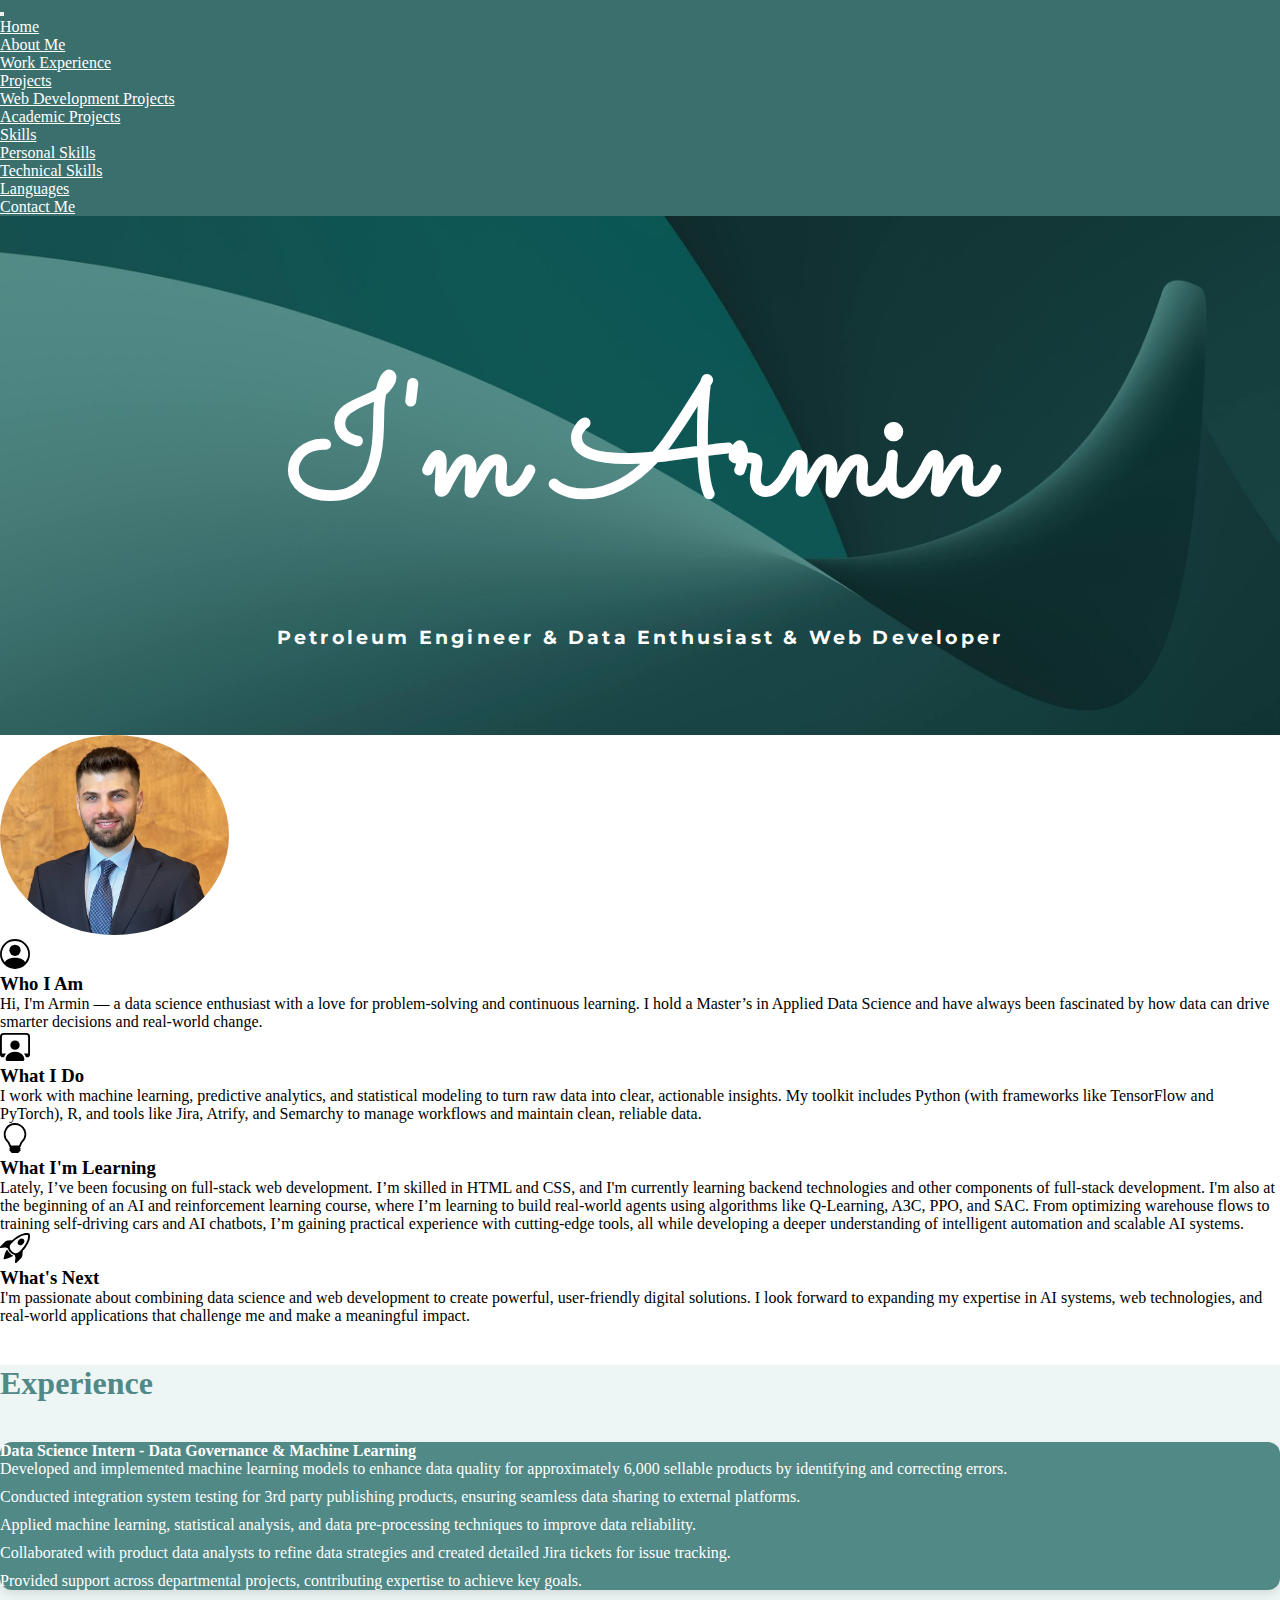
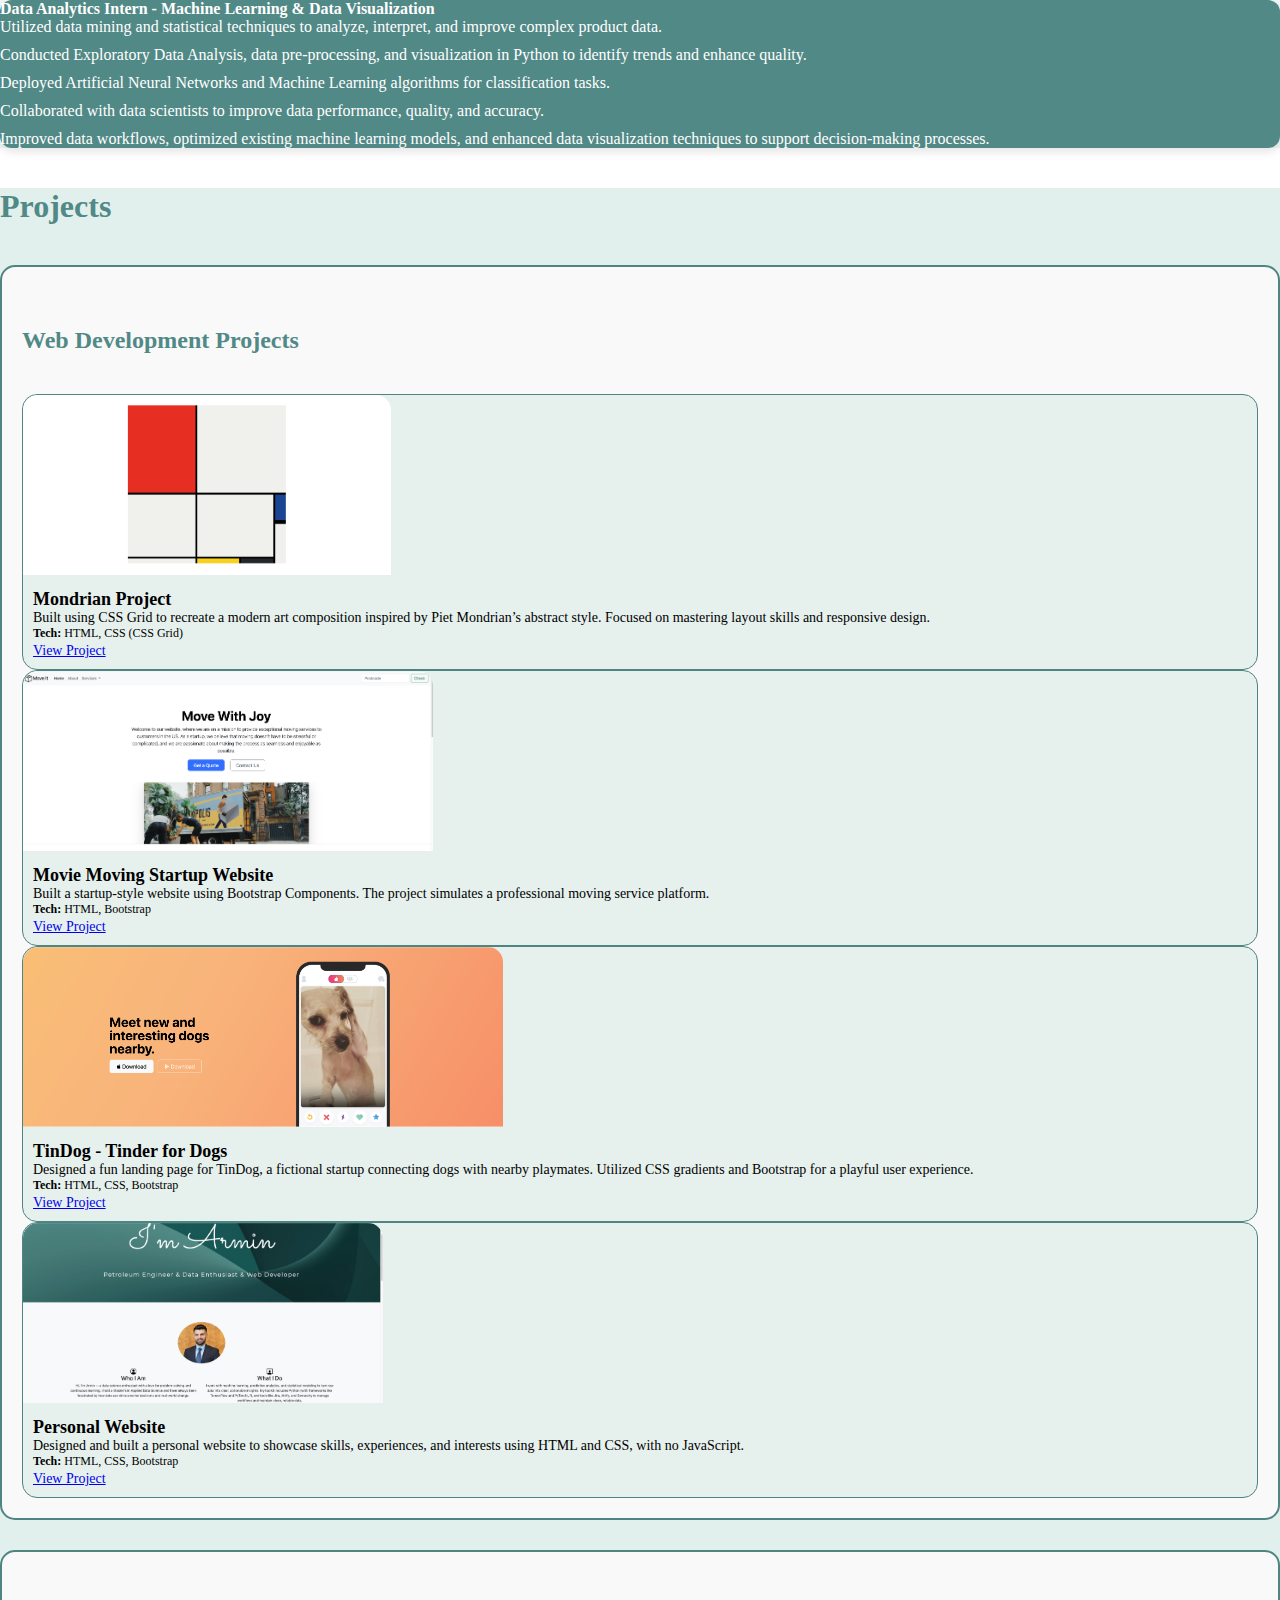
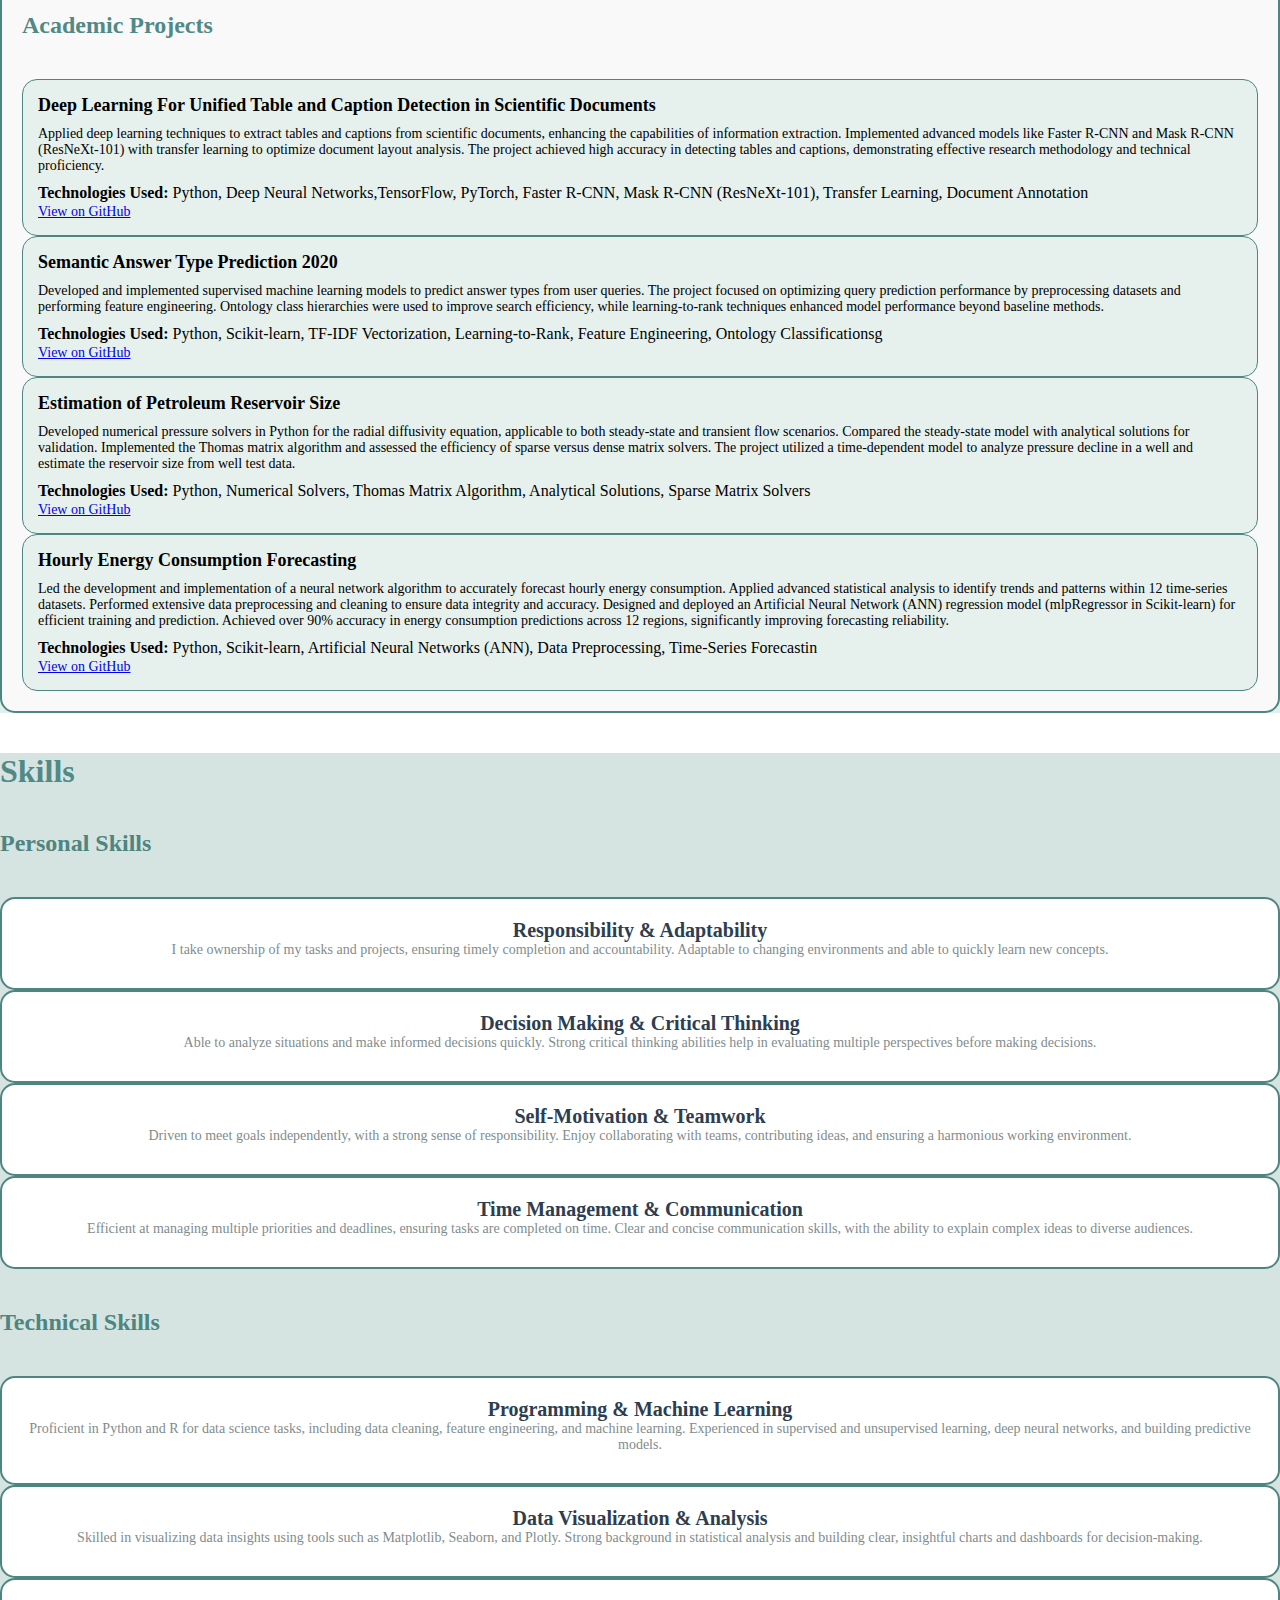
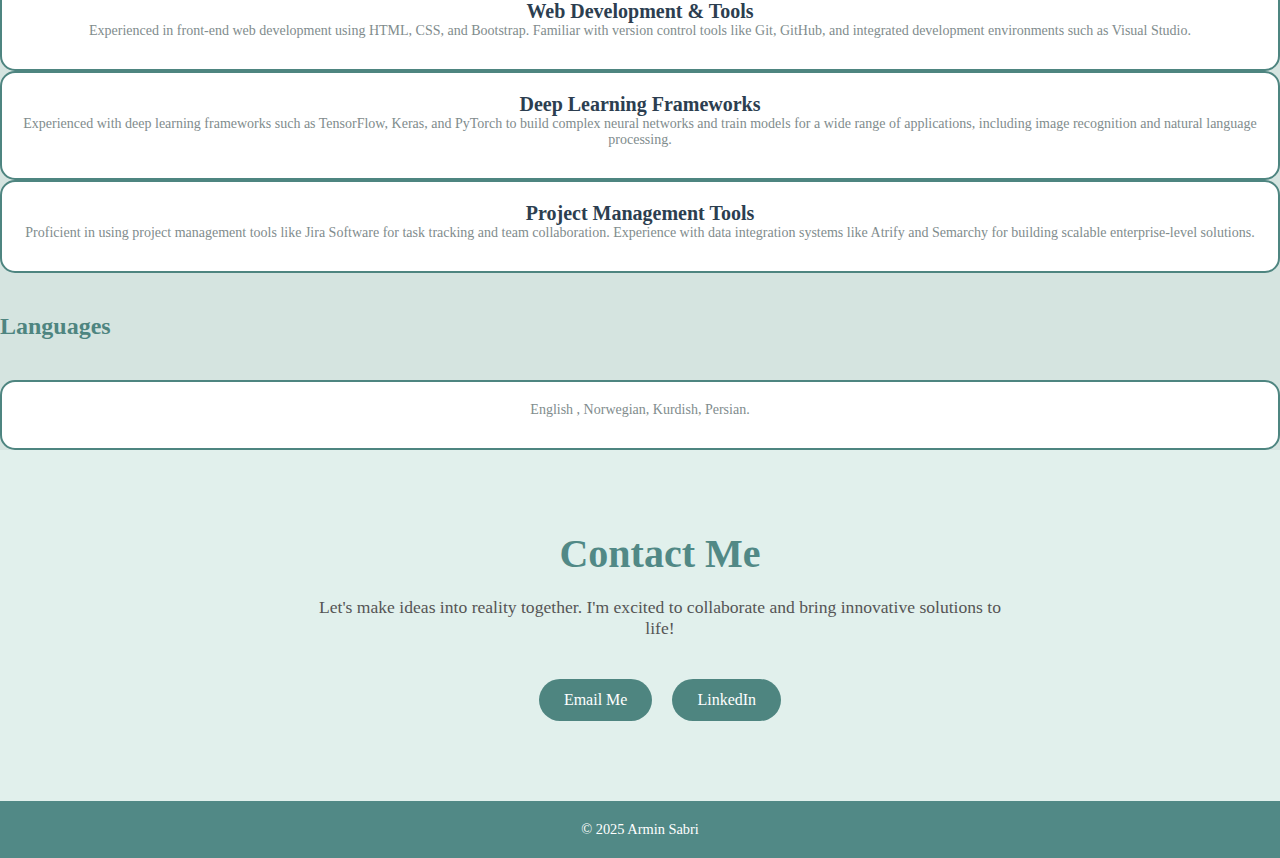
<file: index.html>
<!DOCTYPE html>
<html lang="en">

<head>
  <meta charset="UTF-8">
  <meta name="viewport" content="width=device-width, initial-scale=1.0">
  <title>Armin Sabri</title>

  <!-- Bootstrap & Google Fonts -->
  <link rel="preconnect" href="https://fonts.googleapis.com">
  <link rel="preconnect" href="https://fonts.gstatic.com" crossorigin>
  <link href="https://fonts.googleapis.com/css2?family=Montserrat:wght@300&family=Sacramento&display=swap" rel="stylesheet">
  <link href="https://cdn.jsdelivr.net/npm/bootstrap@5.3.0-alpha3/dist/css/bootstrap.min.css" rel="stylesheet"
    integrity="sha384-KK94CHFLLe+nY2dmCWGMq91rCGa5gtU4mk92HdvYe+M/SXH301p5ILy+dN9+nJOZ" crossorigin="anonymous">
  
  <!-- Custom CSS -->
  <link rel="stylesheet" href="css/style.css">
</head>

<body>
  <!-- Navbar -->
  <nav class="navbar navbar-expand-lg bg-body-tertiary custom-navbar">
    <div class="container-fluid">
      <button class="navbar-toggler" type="button" data-bs-toggle="collapse" data-bs-target="#navbarNav" aria-controls="navbarNav" aria-expanded="false" aria-label="Toggle navigation">
        <span class="navbar-toggler-icon"></span>
      </button>
      <div class="collapse navbar-collapse" id="navbarNav">
        <ul class="navbar-nav">
          <li class="nav-item">
            <a class="nav-link active" aria-current="page" href="index.html">Home</a>
          </li>
          <li class="nav-item">
            <a class="nav-link" href="#about">About Me</a>
          </li>
          <li class="nav-item">
            <a class="nav-link" href="#experience">Work Experience</a>
          </li>
          <li class="nav-item dropdown">
            <a class="nav-link dropdown-toggle" href="#projects" role="button" data-bs-toggle="dropdown" aria-expanded="false">
              Projects
            </a>
            <ul class="dropdown-menu">
              <li><a class="dropdown-item nav-link" href="#web-dev-id">Web Development Projects</a></li>
              <li><a class="dropdown-item nav-link" href="#academic-id">Academic Projects</a></li>
            </ul>
          </li>
          <!-- <li class="nav-item">
            <a class="nav-link" href="#">Web Development Projects</a>
          </li>
          <li class="nav-item">
            <a class="nav-link" href="#">Academic Projects</a>
          </li> -->
          <li class="nav-item dropdown">
            <a class="nav-link dropdown-toggle" href="#skills" role="button" data-bs-toggle="dropdown" aria-expanded="false">
              Skills
            </a>
            <ul class="dropdown-menu">
              <li><a class="dropdown-item nav-link" href="#personal-skills-id">Personal Skills</a></li>
              <li><a class="dropdown-item nav-link" href="#technical-skills-id">Technical Skills</a></li>
              <li><a class="dropdown-item nav-link" href="#language-skills-id">Languages</a></li>
            </ul>
          </li>
          <li class="nav-item">
            <a class="nav-link" href="#contact">Contact Me</a>
          </li>
        </ul>
      </div>
    </div>
  </nav>


  <main>
    
    <!-- Hero Section -->
    <section id="home">
      <div class="container-fluid hero">
        <h1>I'm Armin</h1>
        <h3 class="heroh3">Petroleum Engineer & Data Enthusiast & Web Developer</h3>
      </div>
    </section>
   

    <!-- About Section -->

    <section id="about">
      <div class="p-5 text-center bg-body-tertiary">
        <div class="container">
          <img class="profile-img mt-5" src="images/profile_picture.jpg" alt="Profile Image">

          <!-- Who I Am Section -->
          <div class="row mt-4">
            <div class="col-md-6">
              <img src="person-circle.svg" alt="Who i am" height="30">
              <h3>Who I Am</h3>
              <p>Hi, I'm Armin — a data science enthusiast with a love for problem-solving and continuous learning. I hold a Master’s in Applied Data Science and have always been fascinated by how data can drive smarter decisions and real-world change.</p>
            </div>
    
            <!-- What I Do Section -->
            <div class="col-md-6">
              <img src="person-workspace.svg" alt="What i do " height="30">
              <h3>What I Do</h3>
              <p>I work with machine learning, predictive analytics, and statistical modeling to turn raw data into clear, actionable insights. My toolkit includes Python (with frameworks like TensorFlow and PyTorch), R, and tools like Jira, Atrify, and Semarchy to manage workflows and maintain clean, reliable data.</p>
            </div>
          </div>
    
          <!-- What I'm Learning Section -->
          <div class="row mt-4">
            <div class="col-md-6">
              <img src="lightbulb.svg" alt="What i'm learning" height="30">

              <h3>What I'm Learning</h3>
              <p>Lately, I’ve been focusing on full-stack web development. I’m skilled in HTML and CSS, and I'm currently learning backend technologies and other components of full-stack development.

                I'm also at the beginning of an AI and reinforcement learning course, where I’m learning to build real-world agents using algorithms like Q-Learning, A3C, PPO, and SAC. From optimizing warehouse flows to training self-driving cars and AI chatbots, I’m gaining practical experience with cutting-edge tools, all while developing a deeper understanding of intelligent automation and scalable AI systems.
              </p>
            </div>
    
            <!-- What's Next Section -->
            <div class="col-md-6">
              <img src="rocket-takeoff.svg" alt="What's next" height="30">
              <h3>What's Next</h3>
              <p>I'm passionate about combining data science and web development to create powerful, user-friendly digital solutions. I look forward to expanding my expertise in AI systems, web technologies, and real-world applications that challenge me and make a meaningful impact.</p>
            </div>
          </div>
    
        </div>
      </div>
    </section>
    
    <!-- Experience Section -->
    <!-- backgournd color:  #edf6f5,#eef6f4,#e1f0ec, f5f3f0,f5f5f5-->
    <section id="experience" style="background-color: #edf6f5">
      <div class="container">
        <!-- Experience Heading (Centered at the top) -->
        <div class="row text-center mb-4">
          <div class="col-12">
            <h2 class="experience-heading">Experience</h2>
          </div>
        </div>
        
        <div class="row">
          <!-- Box 1: Data Science Intern - Data Governance & Machine Learning -->
          <div class="col-md-6">
            <div class="experience-box p-4 border">
              <h4>Data Science Intern - Data Governance & Machine Learning</h4>
              <ul>
                <li>Developed and implemented machine learning models to enhance data quality for approximately 6,000 sellable products by identifying and correcting errors.</li>
                <li>Conducted integration system testing for 3rd party publishing products, ensuring seamless data sharing to external platforms.</li>
                <li>Applied machine learning, statistical analysis, and data pre-processing techniques to improve data reliability.</li>
                <li>Collaborated with product data analysts to refine data strategies and created detailed Jira tickets for issue tracking.</li>
                <li>Provided support across departmental projects, contributing expertise to achieve key goals.</li>
              </ul>
            </div>
          </div>
    
          <!-- Box 2: Data Analytics Intern - Machine Learning & Data Visualization -->
          <div class="col-md-6">
            <div class="experience-box p-4 border">
              <h4>Data Analytics Intern - Machine Learning & Data Visualization</h4>
              <ul>
                <li>Utilized data mining and statistical techniques to analyze, interpret, and improve complex product data.</li>
                <li>Conducted Exploratory Data Analysis, data pre-processing, and visualization in Python to identify trends and enhance quality.</li>
                <li>Deployed Artificial Neural Networks and Machine Learning algorithms for classification tasks.</li>
                <li>Collaborated with data scientists to improve data performance, quality, and accuracy.</li>
                <li>Improved data workflows, optimized existing machine learning models, and enhanced data visualization techniques to support decision-making processes.</li>
              </ul>
            </div>
          </div>
        </div>
      </div>
    </section>

    <section id="projects" class="py-5" style="background-color: #e1f0ec;">
      <div class="container text-center">
        <h2 class="mb-5 project-heading">Projects</h2>
      
        <!-- Web Development Projects Box -->
        <div id="web-dev-id" class="web-dev-box">
          <h4 class="text-start web-development-projects">Web Development Projects</h4>
          <div class="row g-4">
            <!-- Mondrian Project -->
            <div class="col-md-6 mb-4">
              <div class="card h-100 shadow-sm web-development-card">
                <img src="10.3 Mondrian Project/Mondrian-project.png" class="card-img-top" alt="Mondrian Project Preview" style="border-top-left-radius: 15px; border-top-right-radius: 15px; height: 180px; object-fit: cover;">
                <div class="card-body d-flex flex-column" style="padding: 10px;">
                  <h5 class="card-title" style="font-size: 18px;">Mondrian Project</h5>
                  <p class="card-text" style="font-size: 14px;">Built using CSS Grid to recreate a modern art composition inspired by Piet Mondrian’s abstract style. Focused on mastering layout skills and responsive design.</p>
                  <p class="mt-auto" style="font-size: 12px;"><strong>Tech:</strong> HTML, CSS (CSS Grid)</p>
                  <a href="10.3 Mondrian Project/index.html" class="btn btn-outline-dark mt-2 btn-outline-custom" target="_blank" style="font-size: 14px;">View Project</a>
                </div>
              </div>
            </div>
      
            <!-- Movie Moving Startup Website -->
            <div class="col-md-6 mb-4">
              <div class="card h-100 shadow-sm web-development-card">
                <img src="11.2 Bootstrap Components/bootstrap_omponent_website.png" class="card-img-top" alt="Movie Moving Startup Website" style="border-top-left-radius: 15px; border-top-right-radius: 15px; height: 180px; object-fit: cover;">
                <div class="card-body d-flex flex-column" style="padding: 10px;">
                  <h5 class="card-title" style="font-size: 18px;">Movie Moving Startup Website</h5>
                  <p class="card-text" style="font-size: 14px;">Built a startup-style website using Bootstrap Components. The project simulates a professional moving service platform.</p>
                  <p class="mt-auto" style="font-size: 12px;"><strong>Tech:</strong> HTML, Bootstrap</p>
                  <a href="11.2 Bootstrap Components/index.html" class="btn btn-outline-dark mt-2 btn-outline-custom" target="_blank" style="font-size: 14px;">View Project</a>
                </div>
              </div>
            </div>

              
      
            <!-- TinDog Project -->
            <div class="col-md-6 mb-4">
              <div class="card h-100 shadow-sm web-development-card">
                <img src="11.3 TinDog Project/Tindog.png" class="card-img-top" alt="TinDog Project" style="border-top-left-radius: 15px; border-top-right-radius: 15px; height: 180px; object-fit: cover;">
                <div class="card-body d-flex flex-column" style="padding: 10px;">
                  <h5 class="card-title" style="font-size: 18px;">TinDog - Tinder for Dogs</h5>
                  <p class="card-text" style="font-size: 14px;">Designed a fun landing page for TinDog, a fictional startup connecting dogs with nearby playmates. Utilized CSS gradients and Bootstrap for a playful user experience.</p>
                  <p class="mt-auto" style="font-size: 12px;"><strong>Tech:</strong> HTML, CSS, Bootstrap</p>
                  <a href="11.3 TinDog Project/index.html" class="btn btn-outline-dark mt-2 btn-outline-custom" target="_blank" style="font-size: 14px;">View Project</a>
                </div>
              </div>
            </div>
      
            <!-- Personal Website -->
            <div class="col-md-6 mb-4">
              <div class="card h-100 shadow-sm web-development-card" >
                <img src="personal_website.png" class="card-img-top" alt="Personal Website" style="border-top-left-radius: 15px; border-top-right-radius: 15px; height: 180px; object-fit: cover;">
                <div class="card-body d-flex flex-column" style="padding: 10px;">
                  <h5 class="card-title" style="font-size: 18px;">Personal Website</h5>
                  <p class="card-text" style="font-size: 14px;">Designed and built a personal website to showcase skills, experiences, and interests using HTML and CSS, with no JavaScript.</p>
                  <p class="mt-auto" style="font-size: 12px;"><strong>Tech:</strong> HTML, CSS, Bootstrap</p>
                  <a href="index.html" class="btn btn-outline-dark mt-2 btn-outline-custom" target="_blank" style="font-size: 14px;">View Project</a>
                </div>
              </div>
            </div>
          </div>
        </div>
      
        <!-- Academic Projects Box -->
        <div id="academic-id" class="academic-projects-box">
          <h4 class="text-start mt-5 academic-projects">Academic Projects</h4>
          <div class="row g-4">
            <!-- Academic Project 1: Deep Learning For Unified Table and Caption Detection -->
            <div class="col-md-6 mb-4">
              <div class="card h-100 shadow-sm academic-project-card">
                <div class="card-body d-flex flex-column">
                  <h5 class="card-title">Deep Learning For Unified Table and Caption Detection in Scientific Documents</h5>
                  <p class="card-text">Applied deep learning techniques to extract tables and captions from scientific documents, enhancing the capabilities of information extraction. Implemented advanced models like Faster R-CNN and Mask R-CNN (ResNeXt-101) with transfer learning to optimize document layout analysis. The project achieved high accuracy in detecting tables and captions, demonstrating effective research methodology and technical proficiency.</p>
                  <p class=" my-auto " ><strong>Technologies Used:</strong> Python, Deep Neural Networks,TensorFlow, PyTorch, Faster R-CNN, Mask R-CNN (ResNeXt-101), Transfer Learning, Document Annotation</p>
                  <a href=https://github.com/arminsabri/Master_Thesis_Project class="btn btn-outline-dark mt-2 btn-outline-custom" target="_blank" style="font-size: 14px;">View on GitHub</a>
                </div>
              </div>
            </div>
      
            <!-- Academic Project 2: Semantic Answer Type Prediction 2020 -->
            <div class="col-md-6 mb-4">
              <div class="card h-100 shadow-sm academic-project-card">
                <div class="card-body d-flex flex-column">
                  <h5 class="card-title">Semantic Answer Type Prediction 2020</h5>
                  <p class="card-text">Developed and implemented supervised machine learning models to predict answer types from user queries. The project focused on optimizing query prediction performance by preprocessing datasets and performing feature engineering. Ontology class hierarchies were used to improve search efficiency, while learning-to-rank techniques enhanced model performance beyond baseline methods.</p>
                  <p class=" my-auto " ><strong>Technologies Used:</strong> Python, Scikit-learn, TF-IDF Vectorization, Learning-to-Rank, Feature Engineering, Ontology Classificationsg</p>
                  <a href="https://github.com/arminsabri/Smart-Answer-Type-Prediction" class="btn btn-outline-dark mt-2 btn-outline-custom" target="_blank" style="font-size: 14px;">View on GitHub</a>
                </div>
              </div>
            </div>
      
            <!-- Academic Project 3: Estimation of Petroleum Reservoir Size -->
            <div class="col-md-6 mb-4">
              <div class="card h-100 shadow-sm academic-project-card">
                <div class="card-body d-flex flex-column">
                  <h5 class="card-title">Estimation of Petroleum Reservoir Size</h5>
                  <p class="card-text">Developed numerical pressure solvers in Python for the radial diffusivity equation, applicable to both steady-state and transient flow scenarios. Compared the steady-state model with analytical solutions for validation. Implemented the Thomas matrix algorithm and assessed the efficiency of sparse versus dense matrix solvers. The project utilized a time-dependent model to analyze pressure decline in a well and estimate the reservoir size from well test data.</p>
                  <p class=" my-auto " ><strong>Technologies Used:</strong> Python, Numerical Solvers, Thomas Matrix Algorithm, Analytical Solutions, Sparse Matrix Solvers</p>
                  <a href="https://github.com/arminsabri/RESERVOIR-SIZE-ESTIMATION" class="btn btn-outline-dark mt-2 btn-outline-custom" target="_blank" style="font-size: 14px;">View on GitHub</a>
                </div>
              </div>
            </div>
      
            <!-- Academic Project 4: Hourly Energy Consumption Forecasting -->
            <div class="col-md-6 mb-4">
              <div class="card h-100 shadow-sm academic-project-card">
                <div class="card-body d-flex flex-column">
                  <h5 class="card-title">Hourly Energy Consumption Forecasting</h5>
                  <p class="card-text">Led the development and implementation of a neural network algorithm to accurately forecast hourly energy consumption. Applied advanced statistical analysis to identify trends and patterns within 12 time-series datasets. Performed extensive data preprocessing and cleaning to ensure data integrity and accuracy. Designed and deployed an Artificial Neural Network (ANN) regression model (mlpRegressor in Scikit-learn) for efficient training and prediction. Achieved over 90% accuracy in energy consumption predictions across 12 regions, significantly improving forecasting reliability.</p>
                  <p class=" my-auto " ><strong>Technologies Used:</strong> Python, Scikit-learn, Artificial Neural Networks (ANN), Data Preprocessing, Time-Series Forecastin</p>
                  <a href="https://github.com/arminsabri/ENERGY-CONSUMPTION" class="btn btn-outline-dark mt-2 btn-outline-custom" target="_blank" style="font-size: 14px;">View on GitHub</a>
                </div>
              </div>
            </div>
      
          </div>
        </div>
      </div>
      </section>
    
      <section id="skills" class="py-5" style="background-color: #d5e4e0;">
        <div class="container text-center">
          <h2 class="mb-5 skills-heading">Skills</h2>
      
          <!-- Personal Skills Section -->
          <h4 id="personal-skills-id" class="text-start personal-skills-title" style="font-size: 24px; color: #4e8580;">Personal Skills</h4>
          <div class="row g-4">
            <div class="col-md-6 mb-4">
              <div class="card h-100 shadow-lg personal-skill-card" >
                <div class="card-body d-flex flex-column" >
                  <h5 class="card-title " >Responsibility & Adaptability</h5>
                  <p class="card-text " >I take ownership of my tasks and projects, ensuring timely completion and accountability. Adaptable to changing environments and able to quickly learn new concepts.</p>
                </div>
              </div>
            </div>
      
            <div class="col-md-6 mb-4">
              <div class="card h-100 shadow-lg personal-skill-card" >
                <div class="card-body d-flex flex-column" >
                  <h5 class="card-title " >Decision Making & Critical Thinking</h5>
                  <p class="card-text " >Able to analyze situations and make informed decisions quickly. Strong critical thinking abilities help in evaluating multiple perspectives before making decisions.</p>
                </div>
              </div>
            </div>
      
            <div class="col-md-6 mb-4">
              <div class="card h-100 shadow-lg personal-skill-card" >
                <div class="card-body d-flex flex-column" >
                  <h5 class="card-title " >Self-Motivation & Teamwork</h5>
                  <p class="card-text " >Driven to meet goals independently, with a strong sense of responsibility. Enjoy collaborating with teams, contributing ideas, and ensuring a harmonious working environment.</p>
                </div>
              </div>
            </div>
      
            <div class="col-md-6 mb-4">
              <div class="card h-100 shadow-lg personal-skill-card" >
                <div class="card-body d-flex flex-column" >
                  <h5 class="card-title " >Time Management & Communication</h5>
                  <p class="card-text " >Efficient at managing multiple priorities and deadlines, ensuring tasks are completed on time. Clear and concise communication skills, with the ability to explain complex ideas to diverse audiences.</p>
                </div>
              </div>
            </div>
          </div>
      
          <!-- Technical Skills Section -->
          <h4 id="technical-skills-id" class="text-start mt-5 technical-skills-title" style="font-size: 24px; color: #4e8580;">Technical Skills</h4>
          <div class="row g-4">
            <div class="col-md-4 mb-4">
              <div class="card h-100 shadow-lg technical-skill-card">
                <div class="card-body d-flex flex-column" >
                  <h5 class="card-title " >Programming & Machine Learning</h5>
                  <p class="card-text " >Proficient in Python and R for data science tasks, including data cleaning, feature engineering, and machine learning. Experienced in supervised and unsupervised learning, deep neural networks, and building predictive models.</p>
                </div>
              </div>
            </div>
      
            <div class="col-md-4 mb-4">
              <div class="card h-100 shadow-lg technical-skill-card" >
                <div class="card-body d-flex flex-column" >
                  <h5 class="card-title " >Data Visualization & Analysis</h5>
                  <p class="card-text " >Skilled in visualizing data insights using tools such as Matplotlib, Seaborn, and Plotly. Strong background in statistical analysis and building clear, insightful charts and dashboards for decision-making.</p>
                </div>
              </div>
            </div>
      
            <div class="col-md-4 mb-4">
              <div class="card h-100 shadow-lg technical-skill-card" >
                <div class="card-body d-flex flex-column" >
                  <h5 class="card-title " >Web Development & Tools</h5>
                  <p class="card-text " >Experienced in front-end web development using HTML, CSS, and Bootstrap. Familiar with version control tools like Git, GitHub, and integrated development environments such as Visual Studio.</p>
                </div>
              </div>
            </div>
      
            <div class="col-md-4 mb-4">
              <div class="card h-100 shadow-lg technical-skill-card" >
                <div class="card-body d-flex flex-column" >
                  <h5 class="card-title " >Deep Learning Frameworks</h5>
                  <p class="card-text " >Experienced with deep learning frameworks such as TensorFlow, Keras, and PyTorch to build complex neural networks and train models for a wide range of applications, including image recognition and natural language processing.</p>
                </div>
              </div>
            </div>
      
            <div class="col-md-4 mb-4">
              <div class="card h-100 shadow-lg technical-skill-card" >
                <div class="card-body d-flex flex-column" >
                  <h5 class="card-title " >Project Management Tools</h5>
                  <p class="card-text " >Proficient in using project management tools like Jira Software for task tracking and team collaboration. Experience with data integration systems like Atrify and Semarchy for building scalable enterprise-level solutions.</p>
                </div>
              </div>
            </div>
      
          </div>

          <!-- Language Skills Section -->
          <h4 id="language-skills-id" class="text-start mt-5 language-skills-title" style="font-size: 24px; color: #4e8580;">Languages</h4>
          <div class="row g-4">
            <div class="col-md-4 mb-4">
              <div class="card h-100 shadow-lg language-skill-card">
                <div class="card-body d-flex flex-column" >
                  <p class="card-text " >English , Norwegian, Kurdish, Persian.</p>

                </div>
              </div>
            </div>

        </div>

      </section>
      
      <section id="contact" class="contact-section">
        <div class="contact-container">
          <h2 class="contact-heading">Contact Me</h2>
          <p class="contact-description">Let's make ideas into reality together. I'm excited to collaborate and bring innovative solutions to life!</p>
          <div class="contact-buttons">
            <a href="mailto:armin_2013ko@hotmail.com" class="btn-contact">Email Me</a>
            <a href="https://www.linkedin.com/in/armin-sabri-392149155/" target="_blank" class="btn-contact">LinkedIn</a>
          </div>
        </div>
      </section>
      
      
      

      <footer class="footer">
        <p>© 2025 Armin Sabri</p>
      </footer>
    

  </main> 
  

  <script src="https://cdn.jsdelivr.net/npm/bootstrap@5.3.5/dist/js/bootstrap.bundle.min.js"
  integrity="sha384-k6d4wzSIapyDyv1kpU366/PK5hCdSbCRGRCMv+eplOQJWyd1fbcAu9OCUj5zNLiq" crossorigin="anonymous"></script>
</body>

</html>
</file>
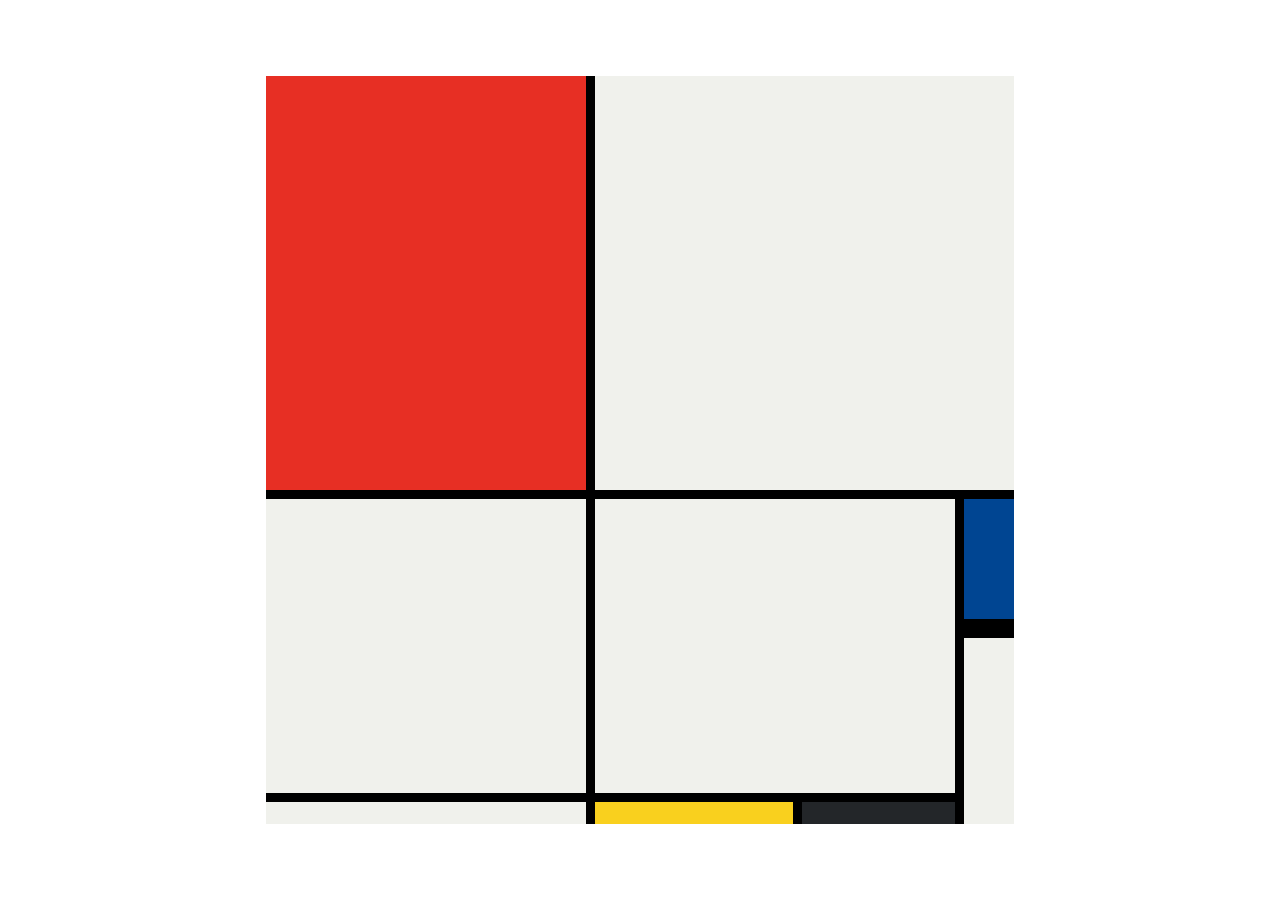
<file: 10.3 Mondrian Project/index.html>
<!DOCTYPE html>
<html lang="en">

<head>
  <meta charset="UTF-8">
  <meta name="viewport" content="width=device-width, initial-scale=1.0">
  <title>Mondrian Project</title>
  <style>

    /* 
    Write your CSS here 
    Gap Colour: #000
    White: #F0F1EC
    Red: #E72F24
    Black: #232629
    Blue: #004592
    Yellow: #F9D01E

    For dimensions, see dimensions.png image.
    HINT: Remember you can't change the properties of grid lines.
    But grid lines are transparent!
    */
    body {
      display: flex;
      justify-content: center;
      align-items: center;
      height: 100vh;
      padding: 0;
      margin: 0;
    }

    .grid-container {
      height: 748px;
      width: 748px;
      display: grid;
      background-color:#000 ;
      grid-template-columns: 320px 198px 153px 50px;
      grid-template-rows: 414px 130px 155px 22px;
      gap: 9px ;
    }

    .item{
      background-color: #F0F1EC;
    }

    .red{
      background-color: #E72F24;
      grid-area: 1/1/1/1;
    }
    .white{
      background-color:  #F0F1EC;
      grid-column: span 3;
    }
    .white1{
      background-color: #F0F1EC;
      grid-area: 2/1/4/2;

    }
    .white2{
      background-color: #F0F1EC;
      grid-area: 4/1/5/2;

    }

    .white3{
      background-color: #F0F1EC;
      grid-area: 2/2/4/4;

    }
    .blue{
      background-color: #004592;
      grid-area: 2/4/3/5;
      margin-bottom: 10px;  
    }
    .white4{
      background-color: #F0F1EC;
      grid-area: 3/4/5/5;
    }
    .yellow{
      background-color: #F9D01E;
      grid-area: 4/2/5/3;

    }
    .black{
      background-color: #232629;
      grid-area: 4/3/5/4;

    }
    
  </style>
</head>

<body>
  <!-- Write your HTML here -->
  <div class="grid-container">
    <div class="item red"></div>
    <div class="item white"></div>
    <div class="item white1"></div>
    <div class="item white2"></div>
    <div class="item white3"></div>
    <div class="item blue"></div>
    <div class="item white4"></div>
    <div class="item yellow"></div>
    <div class="item black"></div>
  </div>
</body>

</html>
</file>
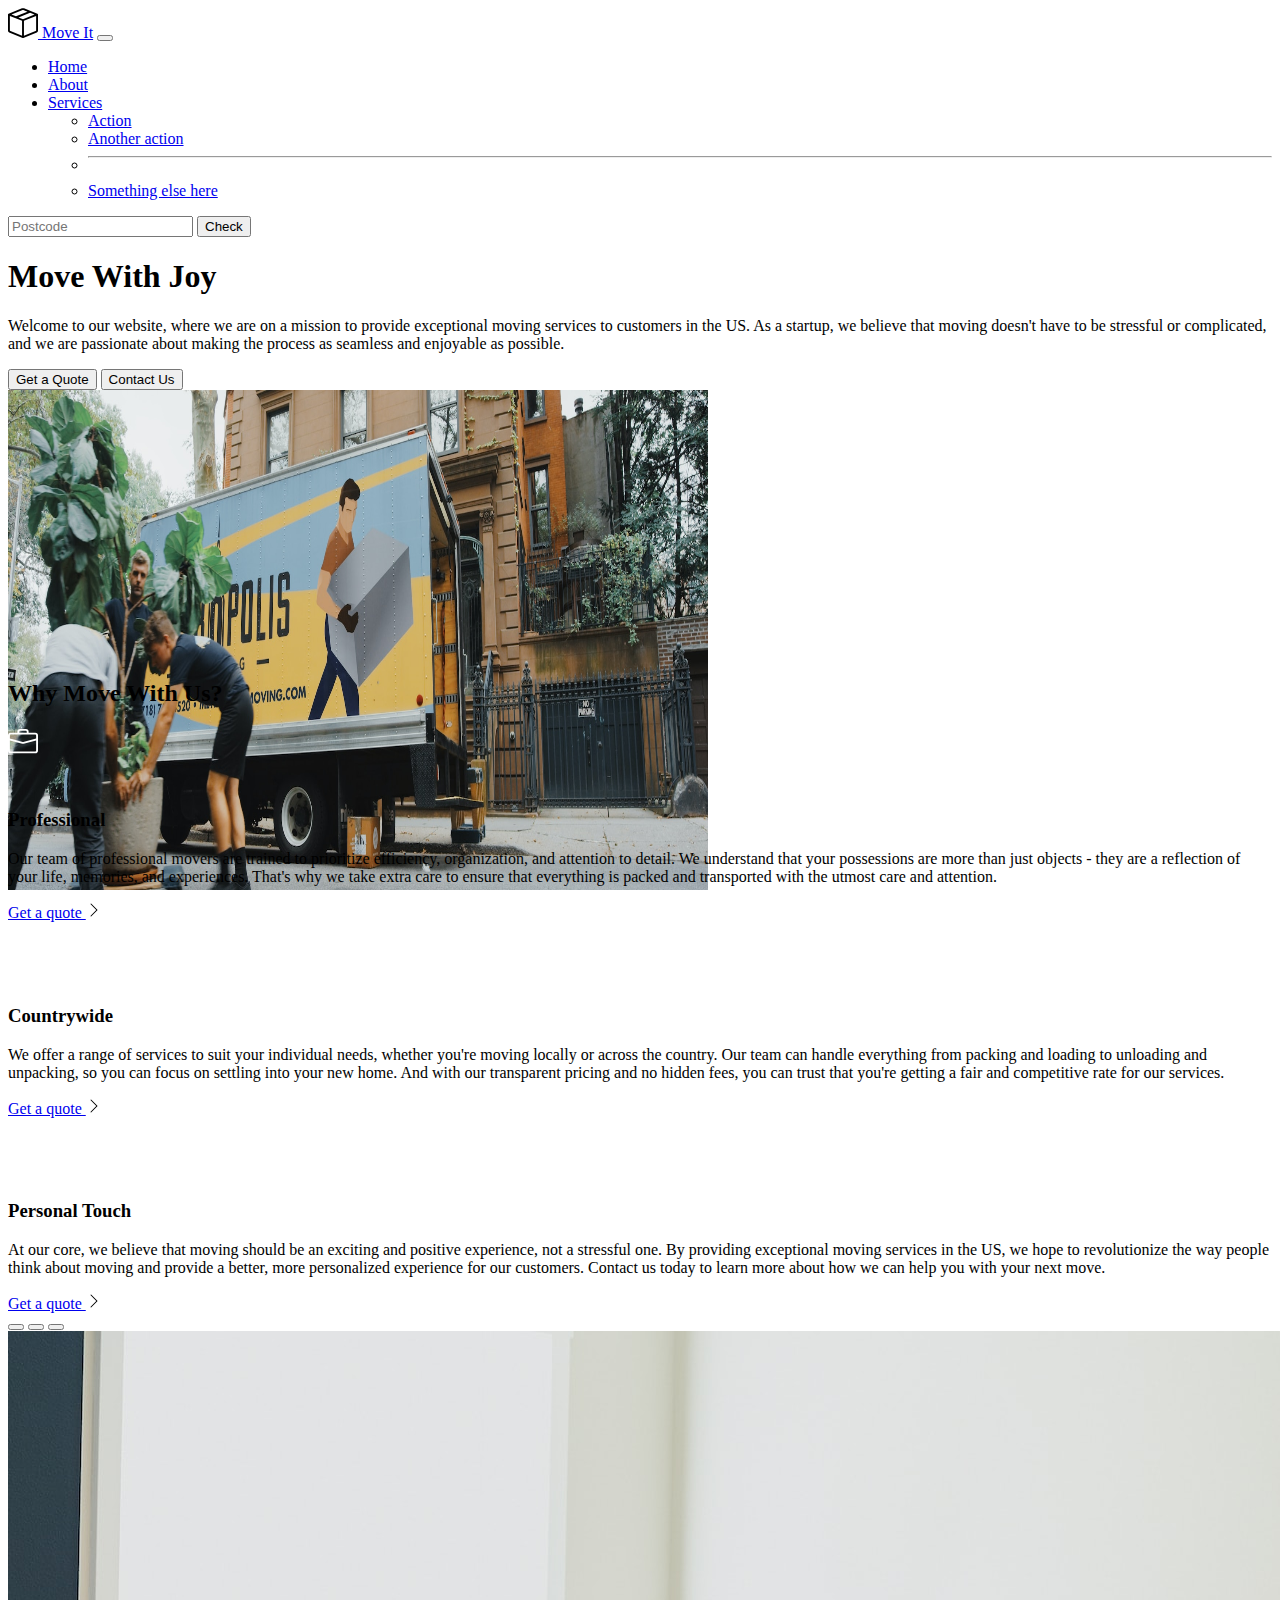
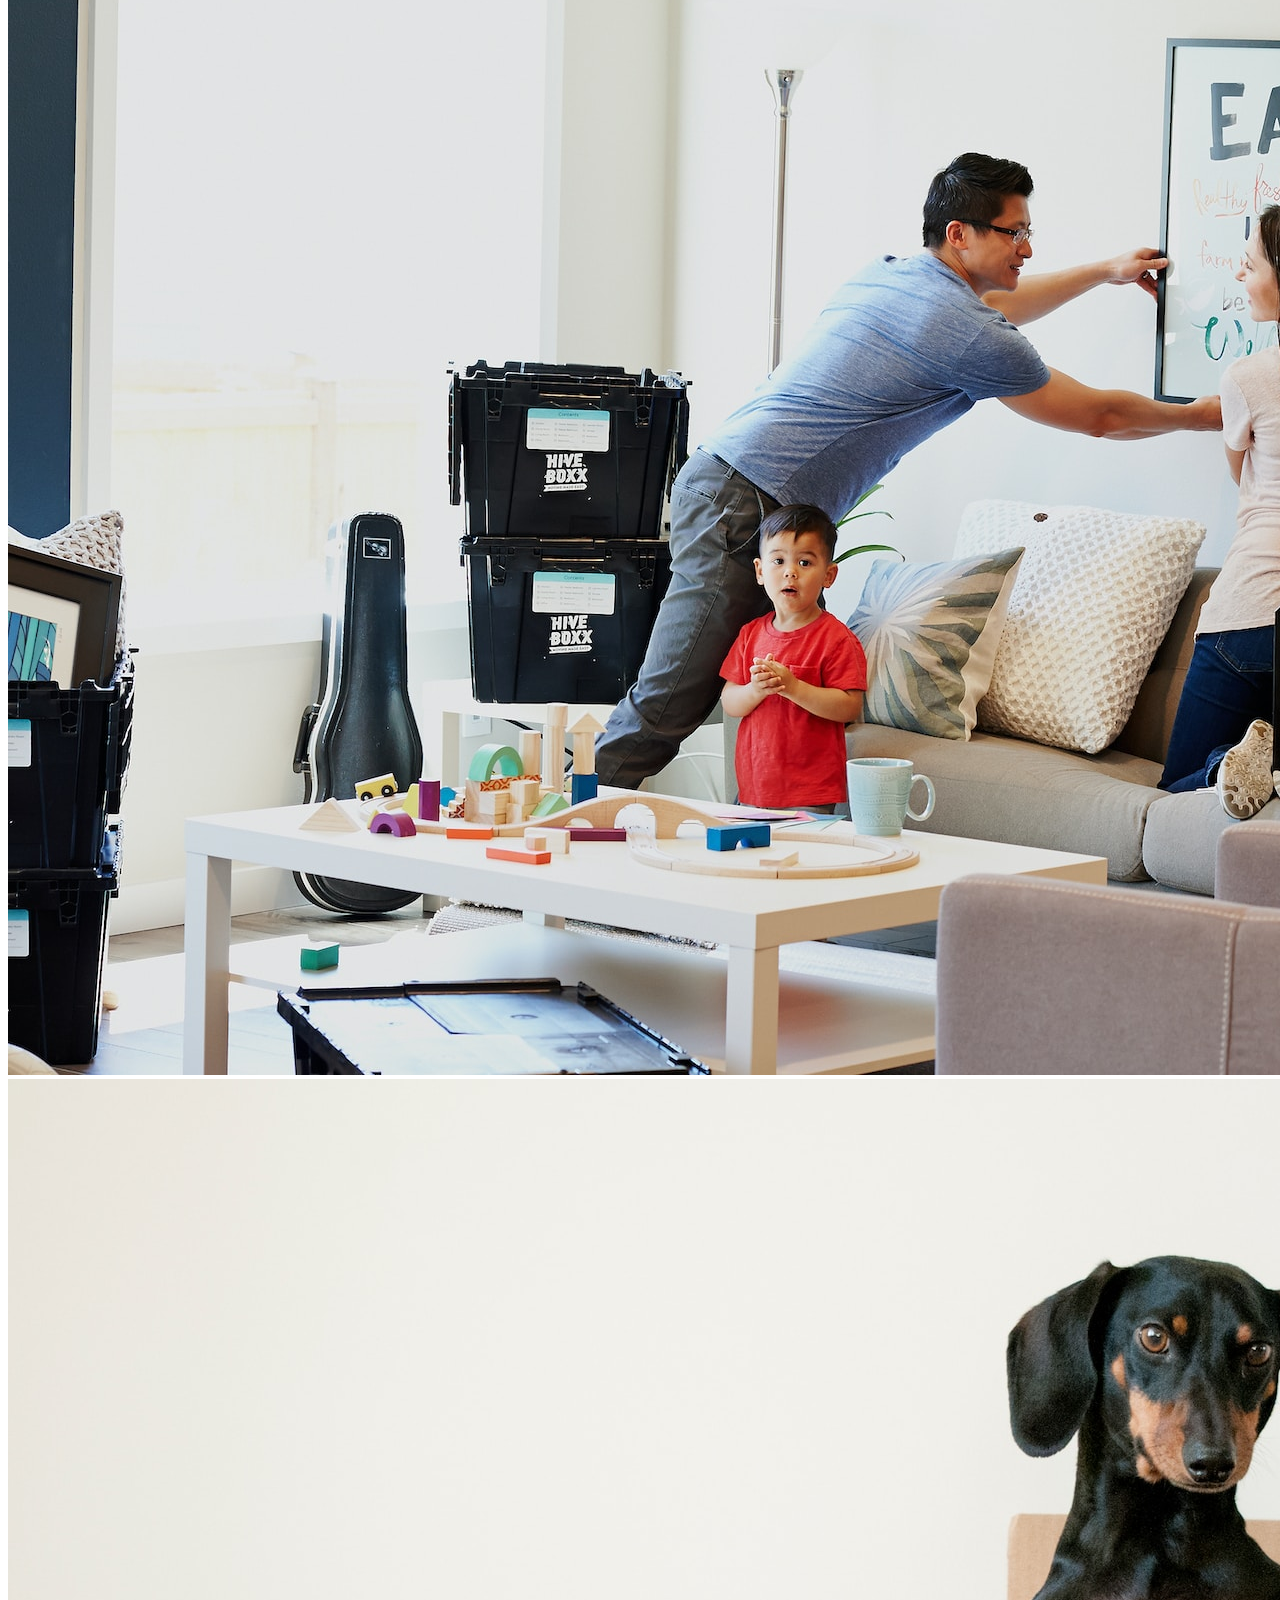
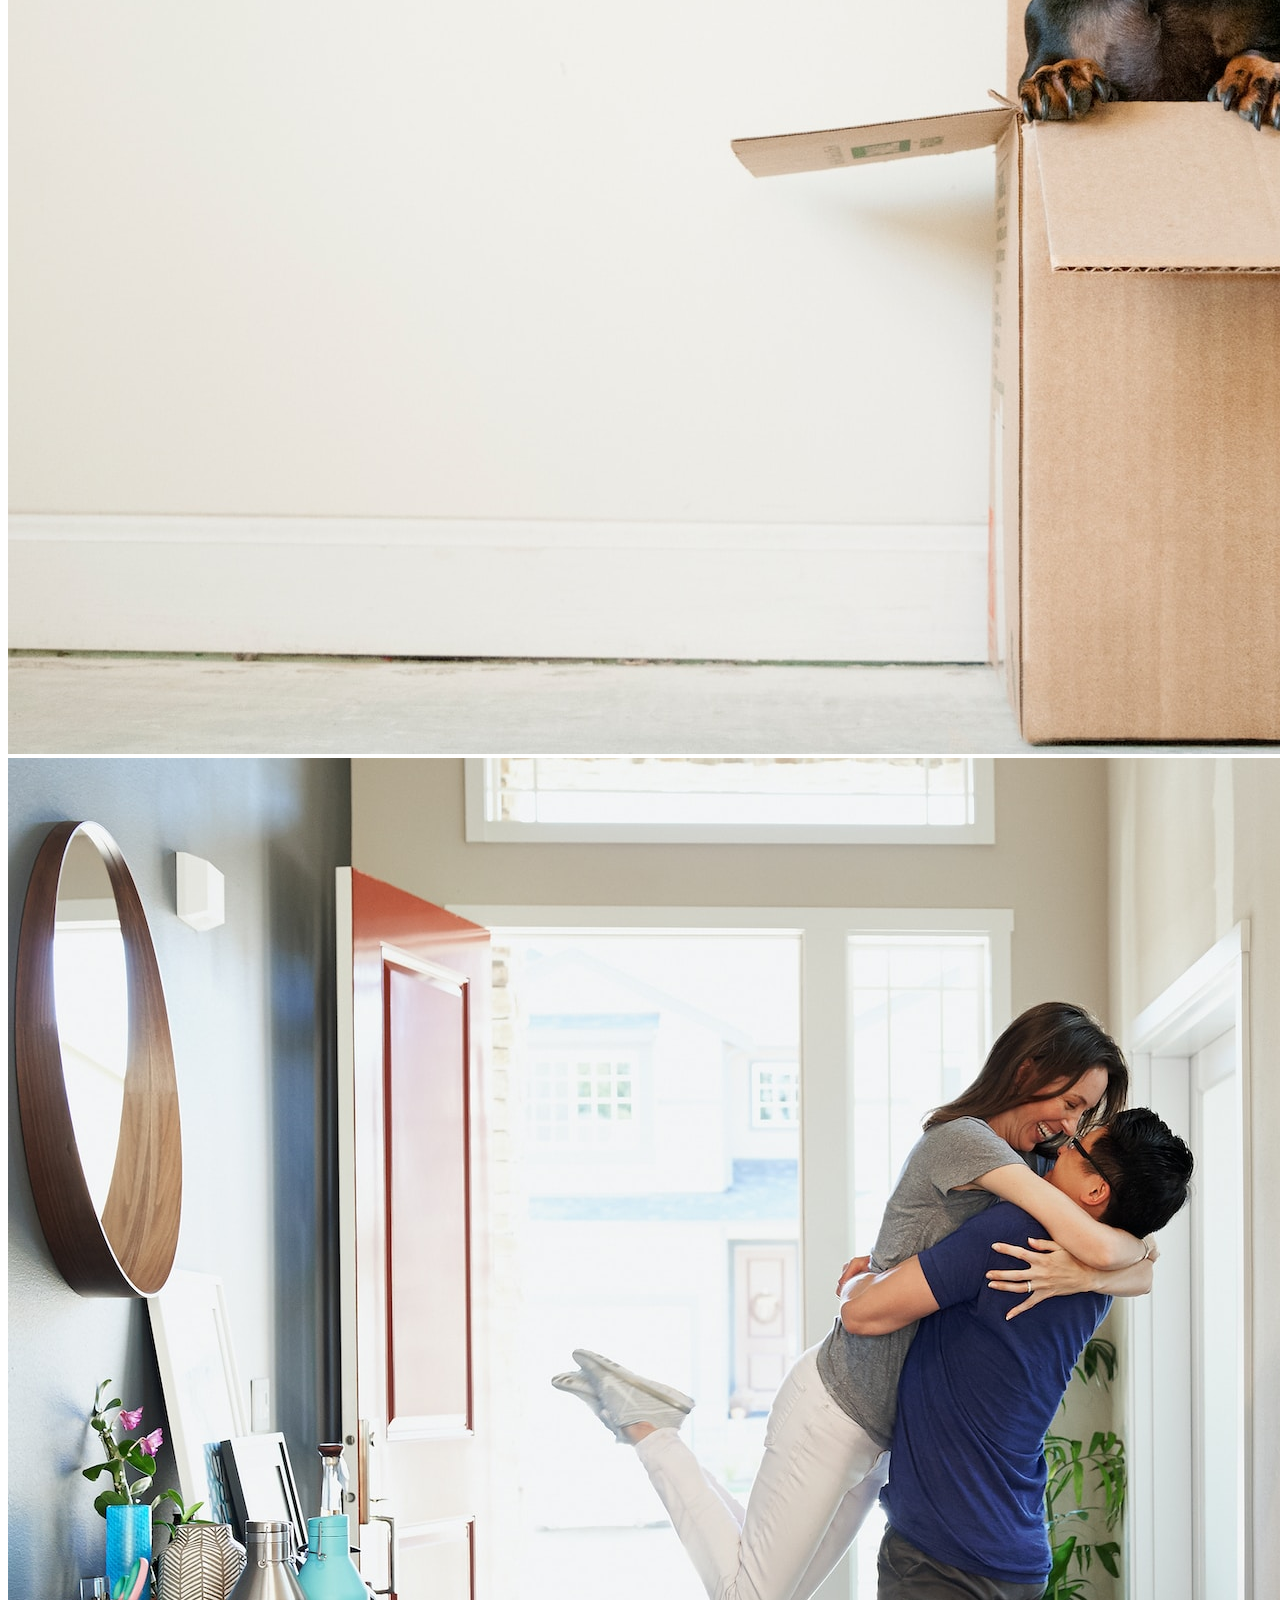
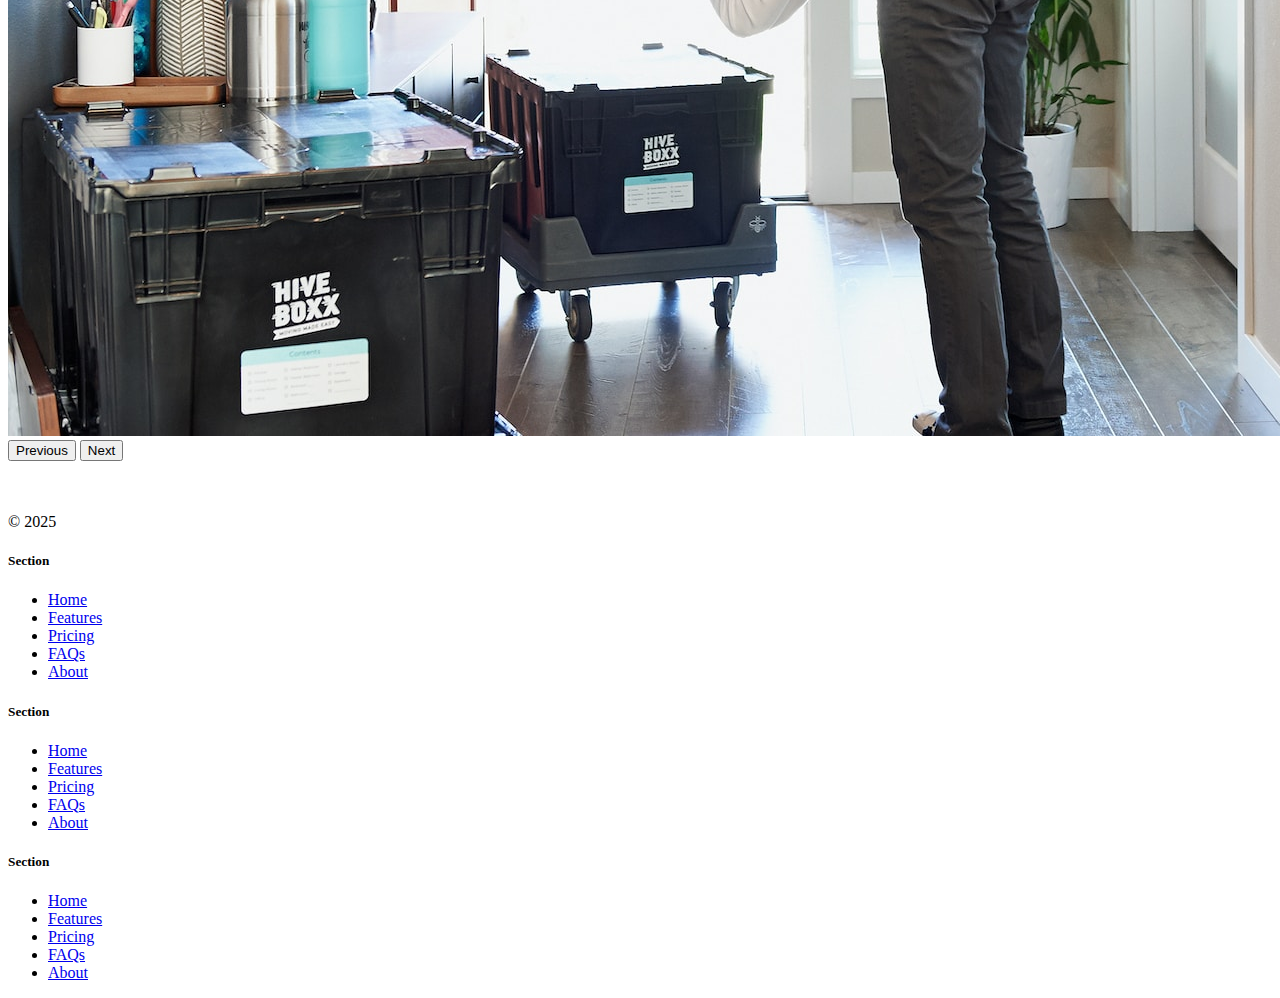
<file: 11.2 Bootstrap Components/index.html>
<!DOCTYPE html>
<html lang="en" >

<head>
  <meta charset="UTF-8">
  <meta name="viewport" content="width=device-width, initial-scale=1.0">
  <title>Bootstrap Components</title>
  <link href="https://cdn.jsdelivr.net/npm/bootstrap@5.3.0-alpha2/dist/css/bootstrap.min.css" rel="stylesheet"
    integrity="sha384-aFq/bzH65dt+w6FI2ooMVUpc+21e0SRygnTpmBvdBgSdnuTN7QbdgL+OapgHtvPp" crossorigin="anonymous">
  <style>
  .feature-icon {
    width: 4rem;
    height: 4rem;
    border-radius: .75rem;
  }
  


  </style>
</head>

<body>
  <nav class="navbar navbar-expand-lg bg-body-tertiary">
    <div class="container-fluid">
      <a class="navbar-brand" href="#"><img src="./box-seam.svg" alt="Moveit Brand Icon" height="30"> Move It</a>
      <button class="navbar-toggler" type="button" data-bs-toggle="collapse" data-bs-target="#navbarSupportedContent" aria-controls="navbarSupportedContent" aria-expanded="false" aria-label="Toggle navigation">
        <span class="navbar-toggler-icon"></span>
      </button>
      <div class="collapse navbar-collapse" id="navbarSupportedContent">
        <ul class="navbar-nav me-auto mb-2 mb-lg-0">
          <li class="nav-item">
            <a class="nav-link active" aria-current="page" href="#">Home</a>
          </li>
          <li class="nav-item">
            <a class="nav-link" href="#">About</a>
          </li>
          <li class="nav-item dropdown">
            <a class="nav-link dropdown-toggle" href="#" role="button" data-bs-toggle="dropdown" aria-expanded="false">
              Services
            </a>
            <ul class="dropdown-menu">
              <li><a class="dropdown-item" href="#">Action</a></li>
              <li><a class="dropdown-item" href="#">Another action</a></li>
              <li><hr class="dropdown-divider"></li>
              <li><a class="dropdown-item" href="#">Something else here</a></li>
            </ul>
          </li>
        </ul>
        <form class="d-flex" role="search">
          <input class="form-control me-2" type="search" placeholder="Postcode" aria-label="Search">
          <button class="btn btn-outline-success" type="submit">Check</button>
        </form>
      </div>
    </div>
  </nav>
  
  <div class="px-4 pt-5 my-5 text-center border-bottom">
    <h1 class="display-4 fw-bold text-body-emphasis">Move With Joy
    </h1>
    <div class="col-lg-6 mx-auto">
      <p class="lead mb-4">Welcome to our website, where we are on a mission to provide exceptional moving services to customers in the US. As a startup, we believe that moving doesn't have to be stressful or complicated, and we are passionate about making the process as seamless and enjoyable as possible.</p>
      <div class="d-grid gap-2 d-sm-flex justify-content-sm-center mb-5">
        <button type="button" class="btn btn-primary btn-lg px-4 me-sm-3">Get a Quote</button>
        <button type="button" class="btn btn-outline-secondary btn-lg px-4">Contact Us</button>
      </div>
    </div>
    <div class="overflow-hidden" style="max-height: 30vh;">
      <div class="container px-5">
        <img src="./moving-van.jpg" class="img-fluid border rounded-3 shadow-lg mb-4" alt="Example image" width="700" height="500" loading="lazy">
      </div>
    </div>
  </div>

  <div class="container px-4 py-5" id="featured-3">
    <h2 class="pb-2 border-bottom">Why Move With Us?    </h2>
    <div class="row g-4 py-5 row-cols-1 row-cols-lg-3">
      <div class="feature col">
        <div class="feature-icon d-inline-flex align-items-center justify-content-center text-bg-primary bg-gradient fs-2 mb-3">
          <img src="./briefcase.svg" alt="briefcase" height="30">
        </div>
        <h3 class="fs-2 text-body-emphasis">Professional</h3>
        <p>Our team of professional movers are trained to prioritize efficiency, organization, and attention to detail. We understand that your possessions are more than just objects - they are a reflection of your life, memories, and experiences. That's why we take extra care to ensure that everything is packed and transported with the utmost care and attention.</p>
        <a href="#" class="icon-link">
          Get a quote
          <img src="./chevron-right.svg" alt="chevron-right">
        </a>
      </div>
      <div class="feature col">
        <div class="feature-icon d-inline-flex align-items-center justify-content-center text-bg-primary bg-gradient fs-2 mb-3">
          <img src="./bus-front.svg" alt="bus-front" height="30">
        </div>
        <h3 class="fs-2 text-body-emphasis">Countrywide</h3>
        <p>We offer a range of services to suit your individual needs, whether you're moving locally or across the country. Our team can handle everything from packing and loading to unloading and unpacking, so you can focus on settling into your new home. And with our transparent pricing and no hidden fees, you can trust that you're getting a fair and competitive rate for our services.</p>
        <a href="#" class="icon-link">
          Get a quote
          <img src="./chevron-right.svg" alt="chevron-right">
        </a>
      </div>
      <div class="feature col">
        <div class="feature-icon d-inline-flex align-items-center justify-content-center text-bg-primary bg-gradient fs-2 mb-3">
          <img src="./chat-square-heart.svg" alt="chat-square-heart" height="30">
        </div>
        <h3 class="fs-2 text-body-emphasis">Personal Touch</h3>
        <p>At our core, we believe that moving should be an exciting and positive experience, not a stressful one. By providing exceptional moving services in the US, we hope to revolutionize the way people think about moving and provide a better, more personalized experience for our customers. Contact us today to learn more about how we can help you with your next move.</p>
        <a href="#" class="icon-link">
          Get a quote
          <img src="./chevron-right.svg" alt="chevron-right">
        </a>
      </div>
    </div>
  </div>
  <div class="container">
    <div id="carouselExampleIndicators" class="carousel slide">
      <div class="carousel-indicators">
        <button type="button" data-bs-target="#carouselExampleIndicators" data-bs-slide-to="0" class="active" aria-current="true" aria-label="Slide 1"></button>
        <button type="button" data-bs-target="#carouselExampleIndicators" data-bs-slide-to="1" aria-label="Slide 2"></button>
        <button type="button" data-bs-target="#carouselExampleIndicators" data-bs-slide-to="2" aria-label="Slide 3"></button>
      </div>
      <div class="carousel-inner">
        <div class="carousel-item active">
          <img src="./family.jpg" class="d-block w-100" alt="family-pic">
        </div>
        <div class="carousel-item">
          <img src="./dog.jpg" class="d-block w-100" alt="dog-pic">
        </div>
        <div class="carousel-item">
          <img src="./couple.jpg" class="d-block w-100" alt="couple-pic">
        </div>
      </div>
      <button class="carousel-control-prev" type="button" data-bs-target="#carouselExampleIndicators" data-bs-slide="prev">
        <span class="carousel-control-prev-icon" aria-hidden="true"></span>
        <span class="visually-hidden">Previous</span>
      </button>
      <button class="carousel-control-next" type="button" data-bs-target="#carouselExampleIndicators" data-bs-slide="next">
        <span class="carousel-control-next-icon" aria-hidden="true"></span>
        <span class="visually-hidden">Next</span>
      </button>
    </div>    
  </div>

  <div class="container">
    <footer class="row row-cols-1 row-cols-sm-2 row-cols-md-5 py-5 my-5 border-top">
      <div class="col mb-3">
        <a href="/" class="d-flex align-items-center mb-3 link-body-emphasis text-decoration-none" aria-label="Bootstrap">
          <svg class="bi me-2" width="40" height="32" aria-hidden="true"><use xlink:href="#bootstrap"></use></svg>
        </a>
        <p class="text-body-secondary">© 2025</p>
      </div>
  
      <div class="col mb-3">
  
      </div>
  
      <div class="col mb-3">
        <h5>Section</h5>
        <ul class="nav flex-column">
          <li class="nav-item mb-2"><a href="#" class="nav-link p-0 text-body-secondary">Home</a></li>
          <li class="nav-item mb-2"><a href="#" class="nav-link p-0 text-body-secondary">Features</a></li>
          <li class="nav-item mb-2"><a href="#" class="nav-link p-0 text-body-secondary">Pricing</a></li>
          <li class="nav-item mb-2"><a href="#" class="nav-link p-0 text-body-secondary">FAQs</a></li>
          <li class="nav-item mb-2"><a href="#" class="nav-link p-0 text-body-secondary">About</a></li>
        </ul>
      </div>
  
      <div class="col mb-3">
        <h5>Section</h5>
        <ul class="nav flex-column">
          <li class="nav-item mb-2"><a href="#" class="nav-link p-0 text-body-secondary">Home</a></li>
          <li class="nav-item mb-2"><a href="#" class="nav-link p-0 text-body-secondary">Features</a></li>
          <li class="nav-item mb-2"><a href="#" class="nav-link p-0 text-body-secondary">Pricing</a></li>
          <li class="nav-item mb-2"><a href="#" class="nav-link p-0 text-body-secondary">FAQs</a></li>
          <li class="nav-item mb-2"><a href="#" class="nav-link p-0 text-body-secondary">About</a></li>
        </ul>
      </div>
  
      <div class="col mb-3">
        <h5>Section</h5>
        <ul class="nav flex-column">
          <li class="nav-item mb-2"><a href="#" class="nav-link p-0 text-body-secondary">Home</a></li>
          <li class="nav-item mb-2"><a href="#" class="nav-link p-0 text-body-secondary">Features</a></li>
          <li class="nav-item mb-2"><a href="#" class="nav-link p-0 text-body-secondary">Pricing</a></li>
          <li class="nav-item mb-2"><a href="#" class="nav-link p-0 text-body-secondary">FAQs</a></li>
          <li class="nav-item mb-2"><a href="#" class="nav-link p-0 text-body-secondary">About</a></li>
        </ul>
      </div>
    </footer>
  </div>

  <script src="https://cdn.jsdelivr.net/npm/bootstrap@5.3.3/dist/js/bootstrap.bundle.min.js" integrity="sha384-YvpcrYf0tY3lHB60NNkmXc5s9fDVZLESaAA55NDzOxhy9GkcIdslK1eN7N6jIeHz" crossorigin="anonymous"></script>

  
</body>

</html>
</file>
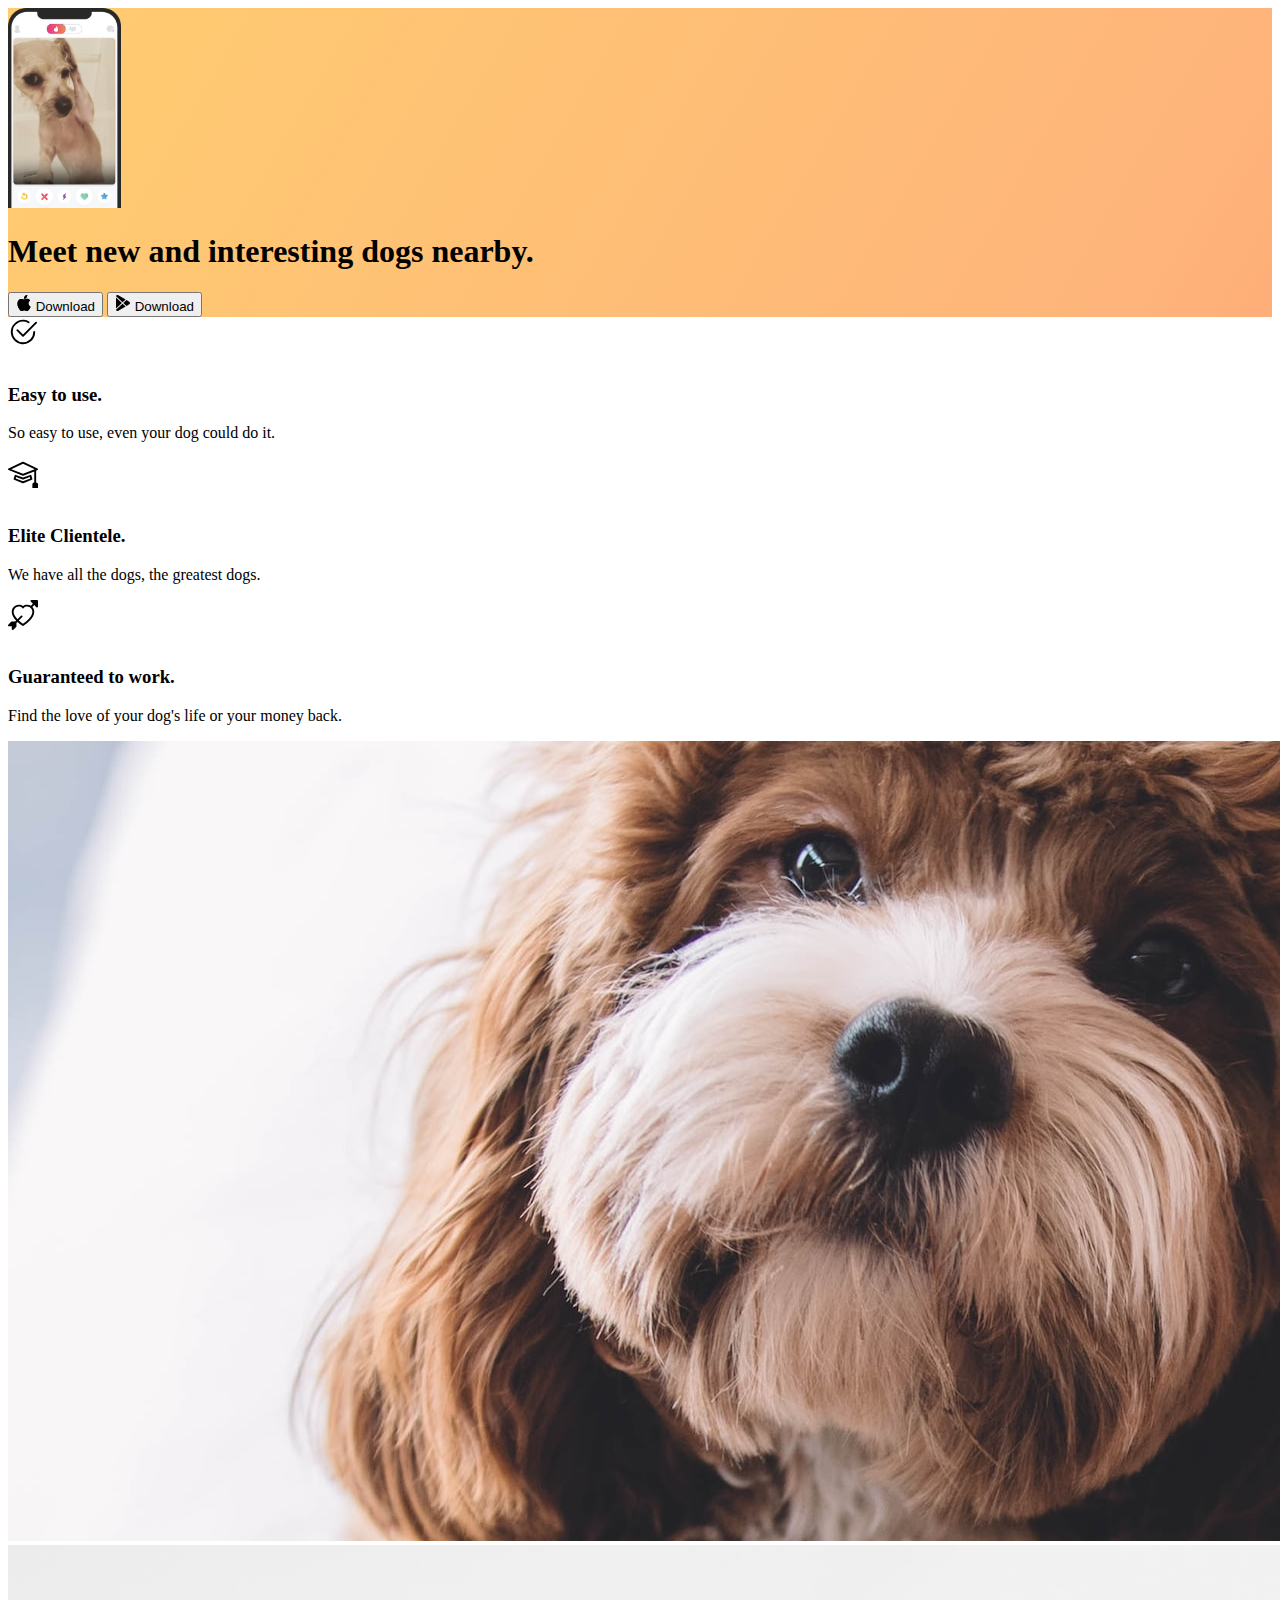
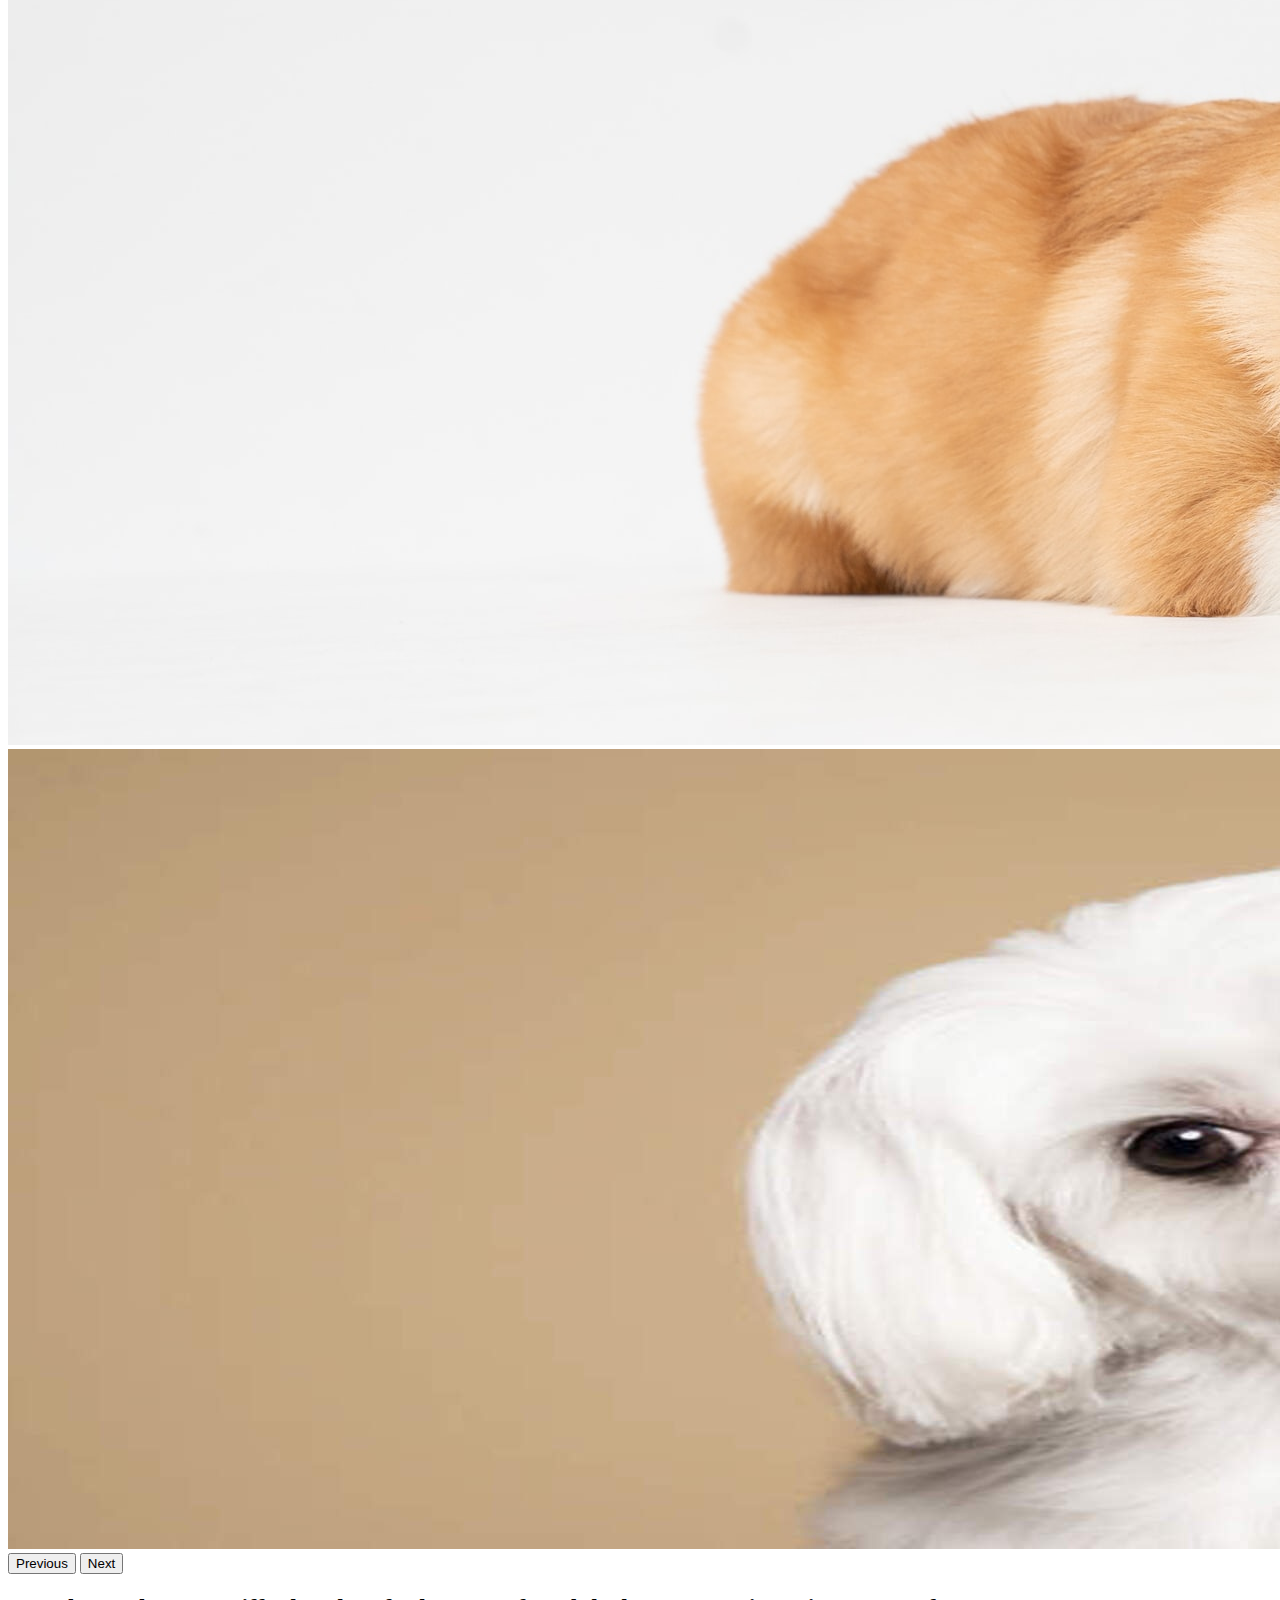
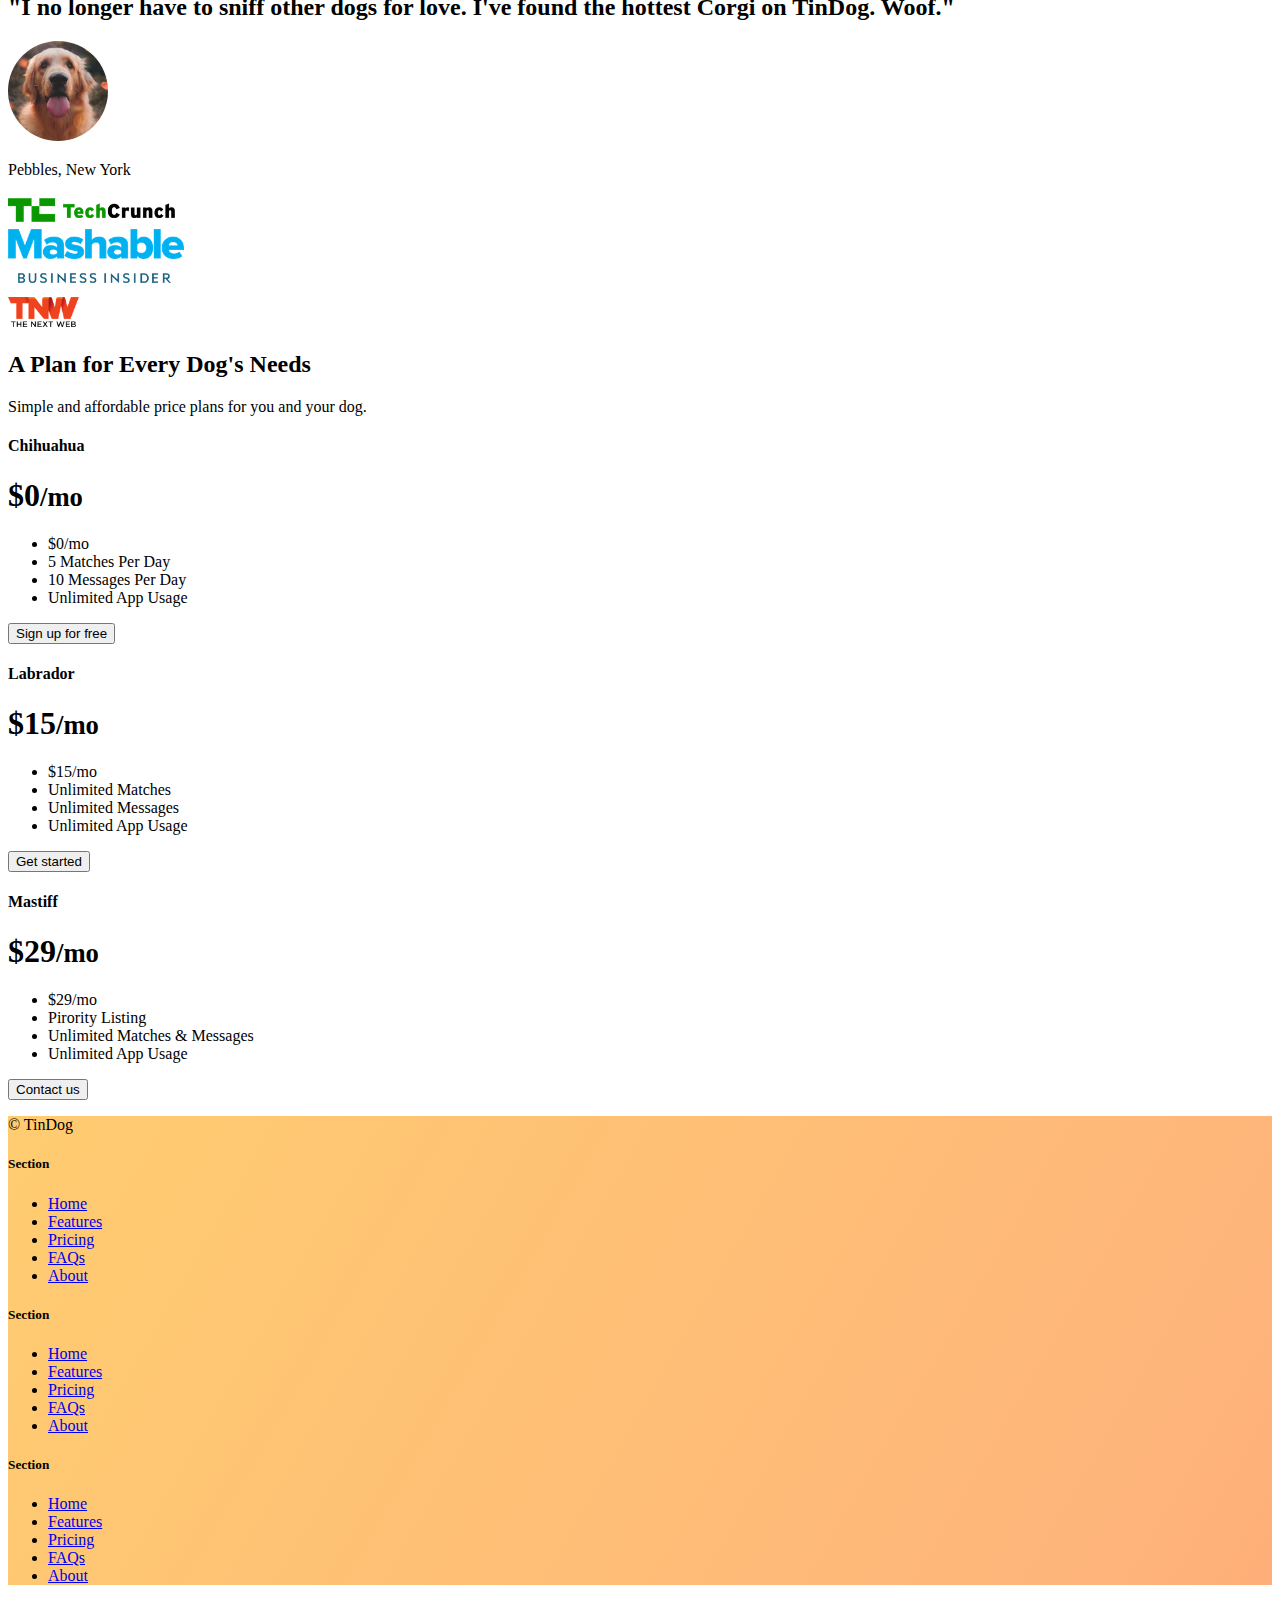
<file: 11.3 TinDog Project/index.html>
<!DOCTYPE html>
<html lang="en">

<head>
  <meta charset="UTF-8">
  <meta name="viewport" content="width=device-width, initial-scale=1.0">
  <title>TinDog</title>
  <link href="https://cdn.jsdelivr.net/npm/bootstrap@5.3.0-alpha3/dist/css/bootstrap.min.css" rel="stylesheet"
    integrity="sha384-KK94CHFLLe+nY2dmCWGMq91rCGa5gtU4mk92HdvYe+M/SXH301p5ILy+dN9+nJOZ" crossorigin="anonymous">
  <link rel="stylesheet" href="./css/solution.css">
</head>

<body>


  <!-- Title -->
  <section id="title" class="gradient-background">

    <div class="container col-xxl-8 px-4 pt-5">
      <div class="row flex-lg-row-reverse align-items-center g-5 pt-5">
        <div class="col-10 col-sm-8 col-lg-6">
          <img src="./images/iphone.png" class="d-block mx-lg-auto img-fluid" alt="Bootstrap Themes" height="200"
            loading="lazy">
        </div>
        <div class="col-lg-6">
          <h1 class="display-5 fw-bold text-body-emphasis lh-1 mb-3">Meet new and interesting dogs nearby.</h1>
          <div class="d-grid gap-2 d-md-flex justify-content-md-start">
            <button type="button" class="btn btn-light btn-lg px-4 me-md-2"><svg xmlns="http://www.w3.org/2000/svg"
                width="16" height="16" fill="currentColor" class="bi bi-apple mb-1" viewBox="0 0 16 16">
                <path
                  d="M11.182.008C11.148-.03 9.923.023 8.857 1.18c-1.066 1.156-.902 2.482-.878 2.516.024.034 1.52.087 2.475-1.258.955-1.345.762-2.391.728-2.43Zm3.314 11.733c-.048-.096-2.325-1.234-2.113-3.422.212-2.189 1.675-2.789 1.698-2.854.023-.065-.597-.79-1.254-1.157a3.692 3.692 0 0 0-1.563-.434c-.108-.003-.483-.095-1.254.116-.508.139-1.653.589-1.968.607-.316.018-1.256-.522-2.267-.665-.647-.125-1.333.131-1.824.328-.49.196-1.422.754-2.074 2.237-.652 1.482-.311 3.83-.067 4.56.244.729.625 1.924 1.273 2.796.576.984 1.34 1.667 1.659 1.899.319.232 1.219.386 1.843.067.502-.308 1.408-.485 1.766-.472.357.013 1.061.154 1.782.539.571.197 1.111.115 1.652-.105.541-.221 1.324-1.059 2.238-2.758.347-.79.505-1.217.473-1.282Z" />
                <path
                  d="M11.182.008C11.148-.03 9.923.023 8.857 1.18c-1.066 1.156-.902 2.482-.878 2.516.024.034 1.52.087 2.475-1.258.955-1.345.762-2.391.728-2.43Zm3.314 11.733c-.048-.096-2.325-1.234-2.113-3.422.212-2.189 1.675-2.789 1.698-2.854.023-.065-.597-.79-1.254-1.157a3.692 3.692 0 0 0-1.563-.434c-.108-.003-.483-.095-1.254.116-.508.139-1.653.589-1.968.607-.316.018-1.256-.522-2.267-.665-.647-.125-1.333.131-1.824.328-.49.196-1.422.754-2.074 2.237-.652 1.482-.311 3.83-.067 4.56.244.729.625 1.924 1.273 2.796.576.984 1.34 1.667 1.659 1.899.319.232 1.219.386 1.843.067.502-.308 1.408-.485 1.766-.472.357.013 1.061.154 1.782.539.571.197 1.111.115 1.652-.105.541-.221 1.324-1.059 2.238-2.758.347-.79.505-1.217.473-1.282Z" />
              </svg> Download</button>
            <button type="button" class="btn btn-outline-light btn-lg px-4"><svg xmlns="http://www.w3.org/2000/svg"
                width="16" height="16" fill="currentColor" class="bi bi-google-play mb-1" viewBox="0 0 16 16">
                <path
                  d="M14.222 9.374c1.037-.61 1.037-2.137 0-2.748L11.528 5.04 8.32 8l3.207 2.96 2.694-1.586Zm-3.595 2.116L7.583 8.68 1.03 14.73c.201 1.029 1.36 1.61 2.303 1.055l7.294-4.295ZM1 13.396V2.603L6.846 8 1 13.396ZM1.03 1.27l6.553 6.05 3.044-2.81L3.333.215C2.39-.341 1.231.24 1.03 1.27Z" />
              </svg> Download</button>
          </div>
        </div>
      </div>
    </div>
  </section>

    <!-- Features -->
    
  <section id="features">
    <div class=" container mt-5">
      <div class="row g-4 py-5  row-cols-1 row-cols-lg-3">
        <div class="col d-flex align-items-start">
          <div class="icon-square text-body-emphasis bg-body-secondary d-inline-flex align-items-center justify-content-center fs-4 flex-shrink-0 me-3">
            <svg xmlns="http://www.w3.org/2000/svg" height="30" fill="currentColor" class="bi bi-check2-circle"
                viewBox="0 0 16 16"><path
                d="M2.5 8a5.5 5.5 0 0 1 8.25-4.764.5.5 0 0 0 .5-.866A6.5 6.5 0 1 0 14.5 8a.5.5 0 0 0-1 0 5.5 5.5 0 1 1-11 0z" />
                <path
                  d="M15.354 3.354a.5.5 0 0 0-.708-.708L8 9.293 5.354 6.646a.5.5 0 1 0-.708.708l3 3a.5.5 0 0 0 .708 0l7-7z" />
            </svg>
          </div>
          <div>
            <h3 class="fs-2 text-body-emphasis"> Easy to use.</h3>
            <p>So easy to use, even your dog could do it.</p>
  
          </div>
        </div>
        <div class="col d-flex align-items-start">
          <div class="icon-square text-body-emphasis bg-body-secondary d-inline-flex align-items-center justify-content-center fs-4 flex-shrink-0 me-3">
            <svg xmlns="http://www.w3.org/2000/svg" height="30" fill="currentColor" class="bi bi-mortarboard" viewBox="0 0 16 16">
              <path d="M8.211 2.047a.5.5 0 0 0-.422 0l-7.5 3.5a.5.5 0 0 0 .025.917l7.5 3a.5.5 0 0 0 .372 0L14 7.14V13a1 1 0 0 0-1 1v2h3v-2a1 1 0 0 0-1-1V6.739l.686-.275a.5.5 0 0 0 .025-.917l-7.5-3.5ZM8 8.46 1.758 5.965 8 3.052l6.242 2.913L8 8.46Z"/>
              <path d="M4.176 9.032a.5.5 0 0 0-.656.327l-.5 1.7a.5.5 0 0 0 .294.605l4.5 1.8a.5.5 0 0 0 .372 0l4.5-1.8a.5.5 0 0 0 .294-.605l-.5-1.7a.5.5 0 0 0-.656-.327L8 10.466 4.176 9.032Zm-.068 1.873.22-.748 3.496 1.311a.5.5 0 0 0 .352 0l3.496-1.311.22.748L8 12.46l-3.892-1.556Z"/>
            </svg>
          </div>
          <div>
            <h3 class="fs-2 text-body-emphasis"> Elite Clientele.</h3>
            <p>We have all the dogs, the greatest dogs.</p>
          </div>
        </div>
        <div class="col d-flex align-items-start">
          <div class="icon-square text-body-emphasis bg-body-secondary d-inline-flex align-items-center justify-content-center fs-4 flex-shrink-0 me-3">
            <svg xmlns="http://www.w3.org/2000/svg" height="30" fill="currentColor" class="bi bi-arrow-through-heart"
                viewBox="0 0 16 16"><path fill-rule="evenodd"
                  d="M2.854 15.854A.5.5 0 0 1 2 15.5V14H.5a.5.5 0 0 1-.354-.854l1.5-1.5A.5.5 0 0 1 2 11.5h1.793l.53-.53c-.771-.802-1.328-1.58-1.704-2.32-.798-1.575-.775-2.996-.213-4.092C3.426 2.565 6.18 1.809 8 3.233c1.25-.98 2.944-.928 4.212-.152L13.292 2 12.147.854A.5.5 0 0 1 12.5 0h3a.5.5 0 0 1 .5.5v3a.5.5 0 0 1-.854.354L14 2.707l-1.006 1.006c.236.248.44.531.6.845.562 1.096.585 2.517-.213 4.092-.793 1.563-2.395 3.288-5.105 5.08L8 13.912l-.276-.182a21.86 21.86 0 0 1-2.685-2.062l-.539.54V14a.5.5 0 0 1-.146.354l-1.5 1.5Zm2.893-4.894A20.419 20.419 0 0 0 8 12.71c2.456-1.666 3.827-3.207 4.489-4.512.679-1.34.607-2.42.215-3.185-.817-1.595-3.087-2.054-4.346-.761L8 4.62l-.358-.368c-1.259-1.293-3.53-.834-4.346.761-.392.766-.464 1.845.215 3.185.323.636.815 1.33 1.519 2.065l1.866-1.867a.5.5 0 1 1 .708.708L5.747 10.96Z" />
          </svg>
          </div>
          <div>
            <h3 class="fs-2 text-body-emphasis">Guaranteed to work.</h3>
            <p>Find the love of your dog's life or your money back.</p>
          </div>
        </div>
      </div>
    </div>
    
  </section>

  <section id="gallery">
    <div id="carouselExampleFade" class="carousel slide carousel-fade">
      <div class="carousel-inner">
        <div class="carousel-item active">
          <img src="./images/dog_img.jpg" class="d-block w-100" alt="...">
        </div>
        <div class="carousel-item">
          <img src="./images/dog_img2.jpg" class="d-block w-100" alt="...">
        </div>
        <div class="carousel-item">
          <img src="./images/dog_img3.jpg" class="d-block w-100" alt="..." >
        </div>
      </div>
      <button class="carousel-control-prev" type="button" data-bs-target="#carouselExampleFade" data-bs-slide="prev">
        <span class="carousel-control-prev-icon" aria-hidden="true"></span>
        <span class="visually-hidden">Previous</span>
      </button>
      <button class="carousel-control-next" type="button" data-bs-target="#carouselExampleFade" data-bs-slide="next">
        <span class="carousel-control-next-icon" aria-hidden="true"></span>
        <span class="visually-hidden">Next</span>
      </button>
    </div>
  </section>

  <!-- Testimonial -->
  <section id="testimonial">
    <div class="my-0 ">
      <div class="p-5 text-center bg-body-tertiary">
        <div class="container py-5">
          <h2 class="text-body-emphasis">"I no longer have to sniff other dogs for love. I've found the hottest Corgi on TinDog. Woof."</h2>
          <img class="profile-img mt-5"  src="./images/dog-img.jpg" alt="Profile Image">
          <p class="col-lg-8 mx-auto lead mt-2">Pebbles, New York</p>
          <div class="container mt-5 ">
            <div class="row">
              <div class="col-lg-3 col-sm-12"><img class="techcrunch"  src="./images/techcrunch.png" alt="Techcrunch-image" height="30"></div>
              <div class="col-lg-3 col-sm-12"><img class="mashable"  src="./images/mashable.png" alt="Mashable-image" height="30"></div>
          
              <!-- Force next columns to break to new line at md breakpoint and up -->
          
              <div class="col-lg-3 col-sm-12"><img class="bizinsider"  src="./images/bizinsider.png" alt="Bizinsider-image" height="30"></div>
              <div class="col-lg-3 col-sm-12"><img class="tnw"  src="./images/tnw.png" alt="Tnw-image" height="30"></div>
            </div>
          </div>
        </div>
      </div>
    </div>

  </section>
  <!-- Pricing -->
  <section id="pricing">
    <div class="container">
      <div class="pricing-header p-3 pb-md-4 mx-auto text-center">
        <h2 class="display-4 fw-normal">A Plan for Every Dog's Needs</h2>
        <p class="fs-5 text-body-secondary">Simple and affordable price plans for you and your dog.
      </div>
      <div class="row row-cols-1 row-cols-md-3 mb-3 text-center">
        <div class="col">
          <div class="card mb-4 rounded-3 shadow-sm">
            <div class="card-header py-3">
              <h4 class="my-0 fw-normal">Chihuahua</h4>
            </div>
            <div class="card-body">
              <h1 class="card-title pricing-card-title">$0<small class="text-body-secondary fw-light">/mo</small></h1>
              <ul class="list-unstyled mt-3 mb-4">
                <li>$0/mo</li>
                <li>5 Matches Per Day</li>
                <li>10 Messages Per Day</li>
                <li>Unlimited App Usage</li>
              </ul>
              <button type="button" class="w-100 btn btn-lg btn-outline-dark">Sign up for free</button>
            </div>
          </div>
        </div>
        <div class="col">
          <div class="card mb-4 rounded-3 shadow-sm">
            <div class="card-header py-3">
              <h4 class="my-0 fw-normal">Labrador</h4>
            </div>
            <div class="card-body">
              <h1 class="card-title pricing-card-title">$15<small class="text-body-secondary fw-light">/mo</small></h1>
              <ul class="list-unstyled mt-3 mb-4">
                <li>$15/mo</li>
                <li>Unlimited Matches</li>
                <li>Unlimited Messages</li>
                <li>Unlimited App Usage</li>
              </ul>
              <button type="button" class="w-100 btn btn-lg btn-dark">Get started</button>
            </div>
          </div>
        </div>
        <div class="col">
          <div class="card mb-4 rounded-3 shadow-sm border-dark">
            <div class="card-header py-3 text-bg-dark border-dark">
              <h4 class="my-0 fw-normal">Mastiff</h4>
            </div>
            <div class="card-body">
              <h1 class="card-title pricing-card-title">$29<small class="text-body-secondary fw-light">/mo</small></h1>
              <ul class="list-unstyled mt-3 mb-4">
                <li>$29/mo</li>
                <li>Pirority Listing</li>
                <li>Unlimited Matches & Messages</li>
                <li>Unlimited App Usage</li>
              </ul>
              <button type="button" class="w-100 btn btn-lg btn-dark">Contact us</button>
            </div>
          </div>
        </div>
      </div>
    </div>
  </section>
  <!-- Footer -->
  <section id="footer" class="gradient-background">
    <div class="container">
      <footer class="row row-cols-1 row-cols-sm-2 row-cols-md-5 py-5 mt-5 ">
        <div class="col mb-3">
          <p class="text-body-secondary">© TinDog</p>
        </div>
    
        <div class="col mb-3">
    
        </div>
    
        <div class="col mb-3">
          <h5>Section</h5>
          <ul class="nav flex-column">
            <li class="nav-item mb-2"><a href="#" class="nav-link p-0 text-body-secondary">Home</a></li>
            <li class="nav-item mb-2"><a href="#" class="nav-link p-0 text-body-secondary">Features</a></li>
            <li class="nav-item mb-2"><a href="#" class="nav-link p-0 text-body-secondary">Pricing</a></li>
            <li class="nav-item mb-2"><a href="#" class="nav-link p-0 text-body-secondary">FAQs</a></li>
            <li class="nav-item mb-2"><a href="#" class="nav-link p-0 text-body-secondary">About</a></li>
          </ul>
        </div>
    
        <div class="col mb-3">
          <h5>Section</h5>
          <ul class="nav flex-column">
            <li class="nav-item mb-2"><a href="#" class="nav-link p-0 text-body-secondary">Home</a></li>
            <li class="nav-item mb-2"><a href="#" class="nav-link p-0 text-body-secondary">Features</a></li>
            <li class="nav-item mb-2"><a href="#" class="nav-link p-0 text-body-secondary">Pricing</a></li>
            <li class="nav-item mb-2"><a href="#" class="nav-link p-0 text-body-secondary">FAQs</a></li>
            <li class="nav-item mb-2"><a href="#" class="nav-link p-0 text-body-secondary">About</a></li>
          </ul>
        </div>
    
        <div class="col mb-3">
          <h5>Section</h5>
          <ul class="nav flex-column">
            <li class="nav-item mb-2"><a href="#" class="nav-link p-0 text-body-secondary">Home</a></li>
            <li class="nav-item mb-2"><a href="#" class="nav-link p-0 text-body-secondary">Features</a></li>
            <li class="nav-item mb-2"><a href="#" class="nav-link p-0 text-body-secondary">Pricing</a></li>
            <li class="nav-item mb-2"><a href="#" class="nav-link p-0 text-body-secondary">FAQs</a></li>
            <li class="nav-item mb-2"><a href="#" class="nav-link p-0 text-body-secondary">About</a></li>
          </ul>
        </div>
      </footer>
    </div>

  </section>

  <script src="https://cdn.jsdelivr.net/npm/bootstrap@5.3.5/dist/js/bootstrap.bundle.min.js"
  integrity="sha384-k6d4wzSIapyDyv1kpU366/PK5hCdSbCRGRCMv+eplOQJWyd1fbcAu9OCUj5zNLiq" crossorigin="anonymous"></script>
</body>

</html>
</file>
<file: css/style.css>
*{
  padding: 0px;
  margin: 0;
}
.custom-navbar {
  background-color: #3b6f6d !important;
}

.custom-navbar .nav-link {
  color: white !important;
}

 

li a:hover{
  background-color:#4e8580  ;
  color:white;
  font-size: 1.1rem;
}

.custom-navbar .dropdown-menu {
  background-color: #3b6f6d;
  border: none; /* Optional: removes border */
}

/* Style dropdown items */
.custom-navbar .dropdown-item {
  color: white !important;
}

/* Hover effect for dropdown items */
.custom-navbar .dropdown-item:hover {
  background-color: #4e8580;
  color: white;
}



#home > div {
  background: url(../images/background_image2.jpg) no-repeat center center;
  background-size: cover;
  width: 100%;
  height: 519px;
}
h1{
  display: flex;
  flex-direction: column;
  align-items: center;
  font-size: 10rem;
  font-family: 'Sacramento', cursive;
  color: white;
  margin: 0;
  padding: 8rem 8rem 0 8rem;
}

.heroh3{
  display:flex;
  flex-direction: column; 
  align-items:center;
  font-family: 'Montserrat', sans-serif;
  font-weight: bold;
  color:white;
  padding:3rem 3rem 5rem 3rem;
  letter-spacing: 0.2rem;
  
}


@media(max-width:1200px){
  h1{
      font-size:7rem;
      text-align: center;
  }
  .heroh3{
      font-size:1rem;
      
  }
}
.profile-img {
  height: 200px;
  border-radius: 50%;
}

/* Style for Experience, Project,SKills Heading */
.experience-heading,.project-heading,.skills-heading {
  margin: 40px 0;
  font-size: 2rem;
  font-weight: bold;
  color: #518986; /* Set the color of the heading */
}

/* Style for Web Development Project and Academic Project, Personal and Tehcnincal Heading */

.web-development-projects,.academic-projects,.personal-skills-title,.technical-skills-title,.language-skills-title {
  margin: 40px 0;
  font-size: 1.5rem;
  font-weight: bold;
  color: #518986; /* Set the color of the heading */
}

/* Style for Experience setion */

/* Style for Experience Boxes */
.experience-box {
  background-color: #518986; /* Set the background color  */
  border-radius: 12px; /* Round the corners slightly */
  box-shadow: 0 4px 8px rgba(0, 0, 0, 0.1);
  transition: transform 0.3s ease;
}

.experience-box:hover {
  transform: translateY(-10px);
}

.experience-box h4 {
  color: #ffffff; /* Set title color to white to contrast with the background */
}

.experience-box p,
.experience-box ul li {
  color: #ffffff; /* Set text color to white for better readability */
}

.experience-box ul {
  list-style-type: none;
  padding-left: 0;
}

.experience-box ul li {
  margin-bottom: 10px;
}

/* Adjust spacing on smaller screens */
@media (max-width: 768px) {
  .experience-box {
    margin-bottom: 20px;
  }
}



/* Styling Project section */
/* Styling both web devellopment and academic project boxes  */

.web-dev-box,.academic-projects-box{
  background-color: #f9f9f9;
  border: 2px solid #4e8580;
  padding: 20px;
  border-radius: 15px;
}

.academic-projects-box{
  margin-top: 30px
}

/* Initial styling for the project cards */
.web-development-card,.academic-project-card {
  background-color: #e6f0ed; 
  border-radius: 15px;
  border: 1px solid #4e8580;
  transition: transform 0.3s ease, box-shadow 0.3s ease;
}

.web-development-card:hover,.academic-project-card:hover{
  background-color: #e1f0ec;
  transform: scale(1.05); /* Slightly enlarge the card */
  box-shadow: 0px 8px 16px rgba(0, 0, 0, 0.2); /* Add shadow effect */
}

/* For project card background hover */
/* .web-development-card:hover {
  background-color: #e1f0ec; /* Change background on hover ) #e1f0ec }*/

.btn-outline-custom:hover {
  background-color: #4e8580; /* Background color on hover */
  border-color: #4e8580; /* Same border color as background */
  color: #fff; /* White text color on hover */
}
  
/* Styling for the buttons inside the cards */
.web-development-card .btn-outline-custom:hover {
  background-color: #4e8580;
  border-color: #4e8580;
  color: white;
}


/* Styling for the academic project boxes text aligment */

.academic-project-card .card-body {
  padding: 15px; /* Ensure padding is consistent */
  text-align: left; /* Align text to the left */
  word-wrap: break-word; /* Ensure the text wraps properly within the container */
  overflow-wrap: break-word; /* Ensure long words break and don't overflow */
}

.academic-project-card .card-text {
  font-size: 14px; /* Set font size to ensure consistent appearance */
  margin-bottom: 10px; /* Add some spacing between the description and GitHub link */
}

.academic-project-card .card-title {
  font-size: 18px; /* Set a consistent font size for titles */
  margin-bottom: 10px; /* Add some space between the title and description */
}

.academic-project-card .card-text a {
  color: #4e8580; /* Make sure links have a consistent color */
  text-decoration: none;
}


/* Styling Skills section */
.personal-skill-card,.technical-skill-card,.language-skill-card{
  background-color: #ffffff; 
  border-radius: 15px; 
  border: 2px solid #4e8580;
}
.personal-skill-card .card-body ,.technical-skill-card .card-body,.language-skill-card .card-body{
  padding: 20px;
  text-align: center; /* Align text to the left */
  word-wrap: break-word; /* Ensure the text wraps properly within the container */
  overflow-wrap: break-word; /* Ensure long words break and don't overflow */
}
.personal-skill-card  .card-title, .technical-skill-card .card-title {
  font-size: 20px;
  color: #2c3e50

}

.personal-skill-card  .card-text, .technical-skill-card .card-text,.language-skill-card .card-text{
  font-size: 16px; 
  color: #7f8c8d;
  font-size: 14px; /* Set font size to ensure consistent appearance */
  margin-bottom: 10px; /* Add some spacing */
}




/* Contact Section */
.contact-section {
  background-color: #e1f0ec;
  width: 100%;
  padding: 80px 20px;
}

.contact-container {
  max-width: 1140px;
  margin: 0 auto;
  text-align: center;
  animation: fadeInUp 1.2s ease forwards;
}

.contact-heading {
  font-size: 2.5rem;
  margin-bottom: 20px;
  color: #518986;
}
.contact-description {
  font-size: 1.1rem;
  margin-bottom: 40px;
  color: #555;
  max-width: 700px;
  margin-left: auto;
  margin-right: auto;
}

.contact-buttons {
  display: flex;
  justify-content: center;
  gap: 20px;
  flex-wrap: wrap;
}

.btn-contact {
  padding: 12px 25px;
  background-color: #4e8580;
  color: white;
  border: none;
  border-radius: 25px;
  text-decoration: none;
  font-size: 1rem;
  transition: background-color 0.3s ease;
}

.btn-contact:hover {
  background-color: #3b6863;
}

/* Fade-in Animation */
@keyframes fadeInUp {
  0% {
    opacity: 0;
    transform: translateY(40px);
  }
  100% {
    opacity: 1;
    transform: translateY(0);
  }
}

/* Footer */
.footer {
  background-color: #518986;
  color: white;
  text-align: center;
  padding: 20px 0;
  font-size: 0.9rem;
  margin-top: 0;
}
</file>
<file: 11.3 TinDog Project/css/solution.css>
.gradient-background {
  background: linear-gradient(300deg, #ff7e5f, #feb47b, #ffcc70);
  background-size: 180% 180%;
  animation: gradient-animation 18s ease infinite;
}

@keyframes gradient-animation {
  0% {
    background-position: 0% 50%;
  }
  50% {
    background-position: 100% 50%;
  }
  100% {
    background-position: 0% 50%;
  }
}

.icon-square {
  width: 3rem;
  height: 3rem;
  border-radius: 0.75rem;
}

.profile-img {
  border-radius: 50%;
  height: 100px;
}
</file>
